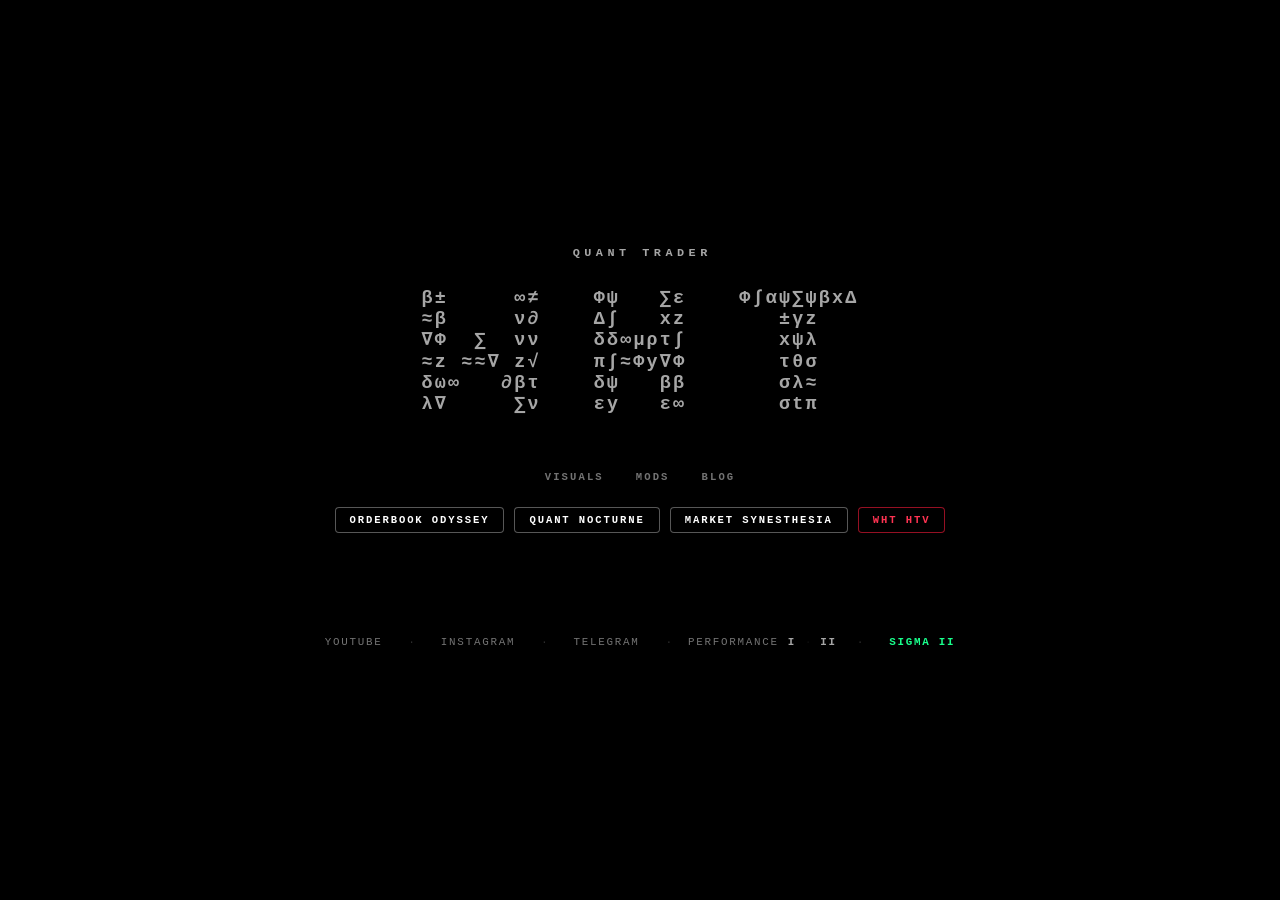
<file: index.html>
<!DOCTYPE html>
<html lang="es">
<head>
  <meta charset="UTF-8" />
  <meta name="viewport" content="width=device-width, initial-scale=1.0" />
  <title>WHT · QUANT TRADER</title>
  <link rel="icon" type="image/png" href="assets/icon48.png" />
  <link rel="stylesheet" href="assets/theme.css" />
  <style>
    html, body {
      min-height: 100%;
      display: flex;
      flex-direction: column;
      align-items: center;
      justify-content: center;
      gap: 28px;
      padding: 36px 20px;
      user-select: none;
      overflow-x: hidden;
    }

    .brand-container {
      display: flex;
      flex-direction: column;
      align-items: center;
      justify-content: center;
      gap: 22px;
      max-width: 100%;
      text-decoration: none;
      cursor: pointer;
    }

    /* WHT en bloque ASCII de fórmulas matemáticas mutando */
    #whtAscii {
      font-family: var(--font-main);
      font-size: clamp(0.52rem, 3.3vw, 1.15rem);
      font-weight: 700;
      line-height: 1.15;
      letter-spacing: clamp(0.02em, 0.32vw, 0.12em);
      color: var(--text-muted);
      white-space: pre;
      text-align: center;
      display: inline-block;
      max-width: 100%;
    }

    /* QUANT TRADER: Texto sólido, fijo, sin animación */
    .brand-sub {
      font-size: 0.74rem;
      font-weight: 700;
      letter-spacing: 0.38em;
      padding-left: 0.38em;
      color: var(--text-muted);
      text-transform: uppercase;
      text-align: center;
      margin-bottom: 6px;
    }

    .section-label {
      font-size: 0.62rem;
      font-weight: 700;
      letter-spacing: 0.28em;
      padding-left: 0.28em;
      color: var(--text-dim);
      text-transform: uppercase;
      text-align: center;
      margin-bottom: 10px;
    }

    .catalog-wrap {
      width: 100%;
      max-width: 720px;
      display: flex;
      flex-direction: column;
      align-items: center;
      gap: 18px;
      margin-top: 22px;
    }

    .filter-bar {
      display: flex;
      align-items: center;
      justify-content: center;
      flex-wrap: wrap;
      gap: 8px;
    }

    .filter-btn {
      background: transparent;
      border: 1px solid transparent;
      color: var(--text-dim);
      font-family: var(--font-main);
      font-size: 0.66rem;
      font-weight: 700;
      letter-spacing: 0.2em;
      text-transform: uppercase;
      padding: 5px 11px;
      border-radius: 5px;
      cursor: pointer;
      transition: all 0.18s ease;
    }

    .filter-btn:hover {
      color: var(--text);
    }

    .filter-btn.active {
      color: var(--text);
      border-color: var(--border-strong);
      background: rgba(255, 255, 255, 0.04);
    }

    /* Categoría FUND en verde */
    .filter-btn.fund-tab {
      color: rgba(25, 255, 140, 0.78);
    }
    .filter-btn.fund-tab:hover {
      color: #19ff8c;
    }
    .filter-btn.fund-tab.active {
      color: #19ff8c;
      border-color: rgba(25, 255, 140, 0.55);
      background: rgba(25, 255, 140, 0.08);
    }

    .projects-group {
      display: flex;
      gap: 10px;
      flex-wrap: wrap;
      justify-content: center;
      align-items: flex-start;
      align-content: flex-start;
      min-height: 70px;
    }

    .project-link {
      color: var(--text);
      text-decoration: none;
      font-size: 0.66rem;
      font-weight: 700;
      letter-spacing: 0.18em;
      text-transform: uppercase;
      border: 1px solid var(--border-strong);
      padding: 6px 14px;
      border-radius: 4px;
      transition: all 0.2s ease;
      background: var(--bg);
    }

    .project-link:hover {
      color: var(--bg);
      background: var(--text);
      border-color: var(--text);
    }

    /* Botón Hack Rojo */
    .project-link.htv-btn {
      color: #ff3352;
      border-color: rgba(229, 25, 55, 0.65);
    }

    .project-link.htv-btn:hover {
      color: #ffffff;
      background: var(--accent-alt);
      border-color: var(--accent-alt);
      box-shadow: 0 0 18px rgba(229, 25, 55, 0.45);
    }

    /* Botón Fund Verde */
    .project-link.fund-btn {
      color: #19ff8c;
      border-color: rgba(25, 255, 140, 0.65);
    }

    .project-link.fund-btn:hover {
      color: #000000;
      background: #19ff8c;
      border-color: #19ff8c;
      box-shadow: 0 0 18px rgba(25, 255, 140, 0.42);
    }

    .empty-cat {
      font-size: 0.68rem;
      letter-spacing: 0.18em;
      color: var(--text-dim);
      text-transform: uppercase;
      padding: 8px 0;
    }

    .social-links {
      display: flex;
      align-items: center;
      gap: 16px;
      flex-wrap: wrap;
      justify-content: center;
      margin-top: 26px;
    }

    .social-links a {
      color: var(--text-dim);
      text-decoration: none;
      font-size: 0.68rem;
      letter-spacing: 0.16em;
      text-transform: uppercase;
      padding: 5px 10px;
      border-bottom: 1px solid transparent;
      transition: all 0.2s ease;
    }

    .social-links a:hover {
      color: var(--text);
      border-bottom-color: var(--border-strong);
    }

    .perf-group {
      display: inline-flex;
      align-items: center;
      gap: 5px;
    }

    .perf-label {
      color: var(--text-dim);
      font-size: 0.68rem;
      letter-spacing: 0.16em;
      text-transform: uppercase;
    }

    .perf-group a {
      color: var(--text-muted);
      font-weight: 700;
      padding: 2px 4px;
      border-bottom: 1px solid transparent;
      transition: all 0.2s ease;
    }

    .perf-group a:hover {
      color: var(--text);
      border-bottom-color: var(--text);
    }

    .social-links a.sigma-link {
      color: #19ff8c;
      font-weight: 700;
    }

    .social-links a.sigma-link:hover {
      color: #6bffb8;
      border-bottom-color: #19ff8c;
    }

    .sep {
      color: var(--border);
      font-size: 0.65rem;
    }
  </style>
</head>
<body>

  <!-- CONTENEDOR CENTRAL: QUANT TRADER ARRIBA Y WHT MUTANDO EN GRIS ABAJO -->
  <a class="brand-container" href="index.html" title="Inicio WHT">
    <div class="brand-sub">QUANT TRADER</div>
    <pre id="whtAscii"></pre>
  </a>

  <!-- CATÁLOGO: FILTROS + PROYECTOS / ACCESOS DIRECTOS -->
  <section class="catalog-wrap" aria-label="Proyectos y categorías">
    <div id="filterBar" class="filter-bar"></div>
    <div id="projectsGroup" class="projects-group"></div>
  </section>

  <!-- ENLACES SOCIALES -->
  <div class="social-links">
    <a href="https://www.youtube.com/@whitehatrader" target="_blank" rel="noopener noreferrer">YouTube</a>
    <span class="sep">·</span>
    <a href="https://www.instagram.com/whitehatrader/" target="_blank" rel="noopener noreferrer">Instagram</a>
    <span class="sep">·</span>
    <a href="https://t.me/Whitehatrader" target="_blank" rel="noopener noreferrer">Telegram</a>
    <span class="sep">·</span>
    <span class="perf-group">
      <span class="perf-label">Performance</span>
      <a href="https://ctrader.com/es/profile/Whitehatrader" target="_blank" rel="noopener noreferrer" title="cTrader Profile I">I</a>
      <span class="sep" style="opacity:0.35">·</span>
      <a href="https://community.ctrader.com/u/MATUSWHT/" target="_blank" rel="noopener noreferrer" title="cTrader Profile II">II</a>
    </span>
    <span class="sep">·</span>
    <a class="sigma-link" href="sigma-ii/" title="Fondo de Inversión Privado WHT SIGMA II">SIGMA II</a>
  </div>

  <script src="assets/catalog.js"></script>
  <script>
    /* --- Renderizado de Destacados (por defecto) y Filtros por categoría --- */
    const filterBar = document.getElementById("filterBar");
    const projectsGroup = document.getElementById("projectsGroup");
    const categories = window.WHT_CATEGORIES || [];
    const catalog = window.WHT_CATALOG || [];
    let activeFilter = null; // null = muestra destacados al entrar

    function renderFilters() {
      filterBar.innerHTML = categories.map(cat => {
        const extra = cat.accent === "green" ? " fund-tab" : "";
        const act = cat.id === activeFilter ? " active" : "";
        return `<button class="filter-btn${extra}${act}" data-cat="${cat.id}">${cat.label}</button>`;
      }).join("");

      filterBar.querySelectorAll(".filter-btn").forEach(btn => {
        btn.addEventListener("click", () => {
          const cat = btn.dataset.cat;
          if (cat === "blog") {
            window.location.href = "blog/";
            return;
          }
          activeFilter = activeFilter === cat ? null : cat;
          renderFilters();
          renderProjects();
        });
      });
    }

    function renderProjects() {
      const list = activeFilter === null
        ? catalog.filter(p => p.featured)
        : catalog.filter(p => p.category === activeFilter);

      if (!list.length) {
        projectsGroup.innerHTML = '<div class="empty-cat">Próximamente en esta categoría</div>';
        return;
      }

      projectsGroup.innerHTML = list.map(p => {
        const cls = p.accent === "red"
          ? "project-link htv-btn"
          : p.accent === "green"
            ? "project-link fund-btn"
            : "project-link";
        return `<a class="${cls}" href="${p.path}" title="${p.summary || p.title}">${p.title}</a>`;
      }).join("");
    }

    renderFilters();
    renderProjects();

    /* --- Bloque ASCII WHT mutante --- */
    const el = document.getElementById("whtAscii");

    const MATH_SYMBOLS = [
      "∫", "∑", "∂", "√", "σ", "μ", "λ", "Δ", "∇", "π", "∞", "ρ", "α", "β",
      "θ", "γ", "ν", "τ", "Φ", "z", "x", "y", "t", "δ", "ε", "ψ", "ω", "±", "≈", "≠"
    ];

    const PATTERN = [
      "11     11    11   11    111111111",
      "11     11    11   11       111   ",
      "11  1  11    1111111       111   ",
      "11 111 11    1111111       111   ",
      "111   111    11   11       111   ",
      "11     11    11   11       111   "
    ];

    const rows = PATTERN.length;
    const cols = PATTERN[0].length;

    const currentSymbols = [];
    for (let r = 0; r < rows; r++) {
      currentSymbols[r] = [];
      for (let c = 0; c < cols; c++) {
        currentSymbols[r][c] = MATH_SYMBOLS[Math.floor(Math.random() * MATH_SYMBOLS.length)];
      }
    }

    function renderAscii() {
      let output = "";
      for (let r = 0; r < rows; r++) {
        let line = "";
        for (let c = 0; c < cols; c++) {
          if (PATTERN[r][c] === "1") {
            if (Math.random() < 0.15) {
              currentSymbols[r][c] = MATH_SYMBOLS[Math.floor(Math.random() * MATH_SYMBOLS.length)];
            }
            line += currentSymbols[r][c];
          } else {
            line += " ";
          }
        }
        output += line + (r < rows - 1 ? "\n" : "");
      }
      el.textContent = output;
    }

    setInterval(renderAscii, 55);
    renderAscii();
  </script>
</body>
</html>
</file>
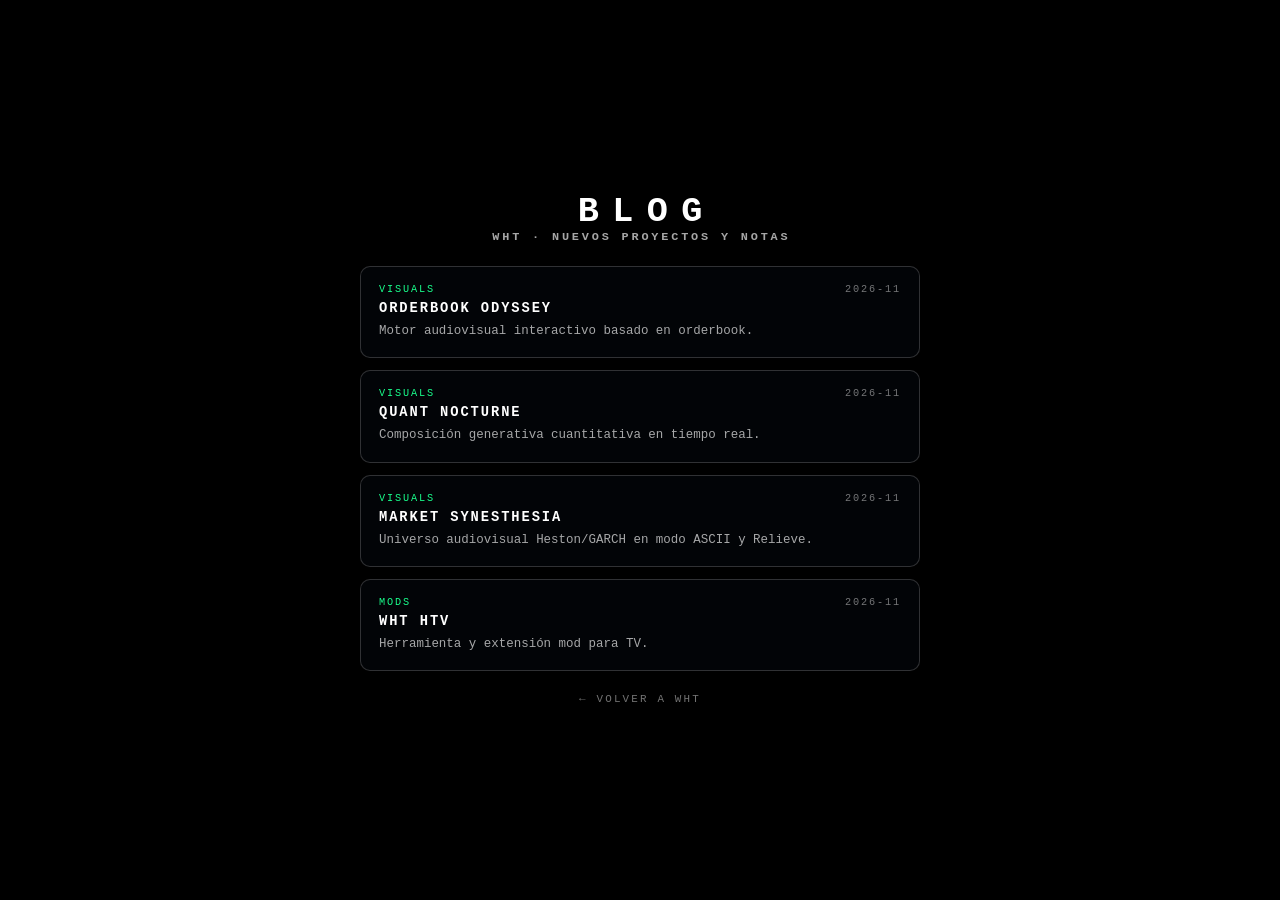
<file: blog/index.html>
<!DOCTYPE html>
<html lang="es">
<head>
  <meta charset="UTF-8" />
  <meta name="viewport" content="width=device-width, initial-scale=1.0" />
  <title>WHT · BLOG &amp; LANZAMIENTOS</title>
  <link rel="icon" type="image/png" href="../assets/icon48.png" />
  <link rel="stylesheet" href="../assets/theme.css" />
  <style>
    .post-list {
      width: 100%;
      display: flex;
      flex-direction: column;
      gap: 12px;
    }

    .post-card {
      display: block;
      background: var(--surface);
      border: 1px solid var(--border);
      border-radius: var(--radius);
      padding: 16px 18px;
      text-align: left;
      transition: border-color 0.15s ease, background 0.15s ease;
    }

    .post-card:hover {
      border-color: var(--border-strong);
      background: rgba(255, 255, 255, 0.04);
    }

    .post-meta {
      display: flex;
      justify-content: space-between;
      align-items: center;
      font-size: 0.64rem;
      letter-spacing: 0.18em;
      color: var(--text-dim);
      text-transform: uppercase;
      margin-bottom: 6px;
    }

    .post-tag {
      color: var(--accent);
    }

    .post-title {
      font-size: 0.86rem;
      font-weight: 900;
      letter-spacing: 0.14em;
      text-transform: uppercase;
      margin-bottom: 6px;
    }

    .empty-state {
      font-size: 0.74rem;
      color: var(--text-dim);
      letter-spacing: 0.12em;
      padding: 20px 0;
    }
  </style>
</head>
<body class="wht-page">
  <main class="wht-wrap">
    <header>
      <h1 class="wht-brand">BLOG</h1>
      <p class="wht-subtitle">WHT · NUEVOS PROYECTOS Y NOTAS</p>
    </header>

    <section id="blogList" class="post-list"></section>

    <a class="wht-back" href="../index.html">&larr; VOLVER A WHT</a>
  </main>

  <script src="../assets/catalog.js"></script>
  <script>
    const listEl = document.getElementById("blogList");
    const items = (window.WHT_CATALOG || [])
      .slice()
      .sort((a, b) => (b.date || "").localeCompare(a.date || ""));

    if (!items.length) {
      listEl.innerHTML = '<div class="empty-state">AÚN NO HAY ENTRADAS PUBLICADAS.</div>';
    } else {
      listEl.innerHTML = items.map(item => `
        <a class="post-card" href="../${item.path}">
          <div class="post-meta">
            <span class="post-tag">${item.category}</span>
            <span>${item.date || ""}</span>
          </div>
          <div class="post-title">${item.title}</div>
          <p class="wht-text">${item.summary || ""}</p>
        </a>
      `).join("");
    }
  </script>
</body>
</html>
</file>
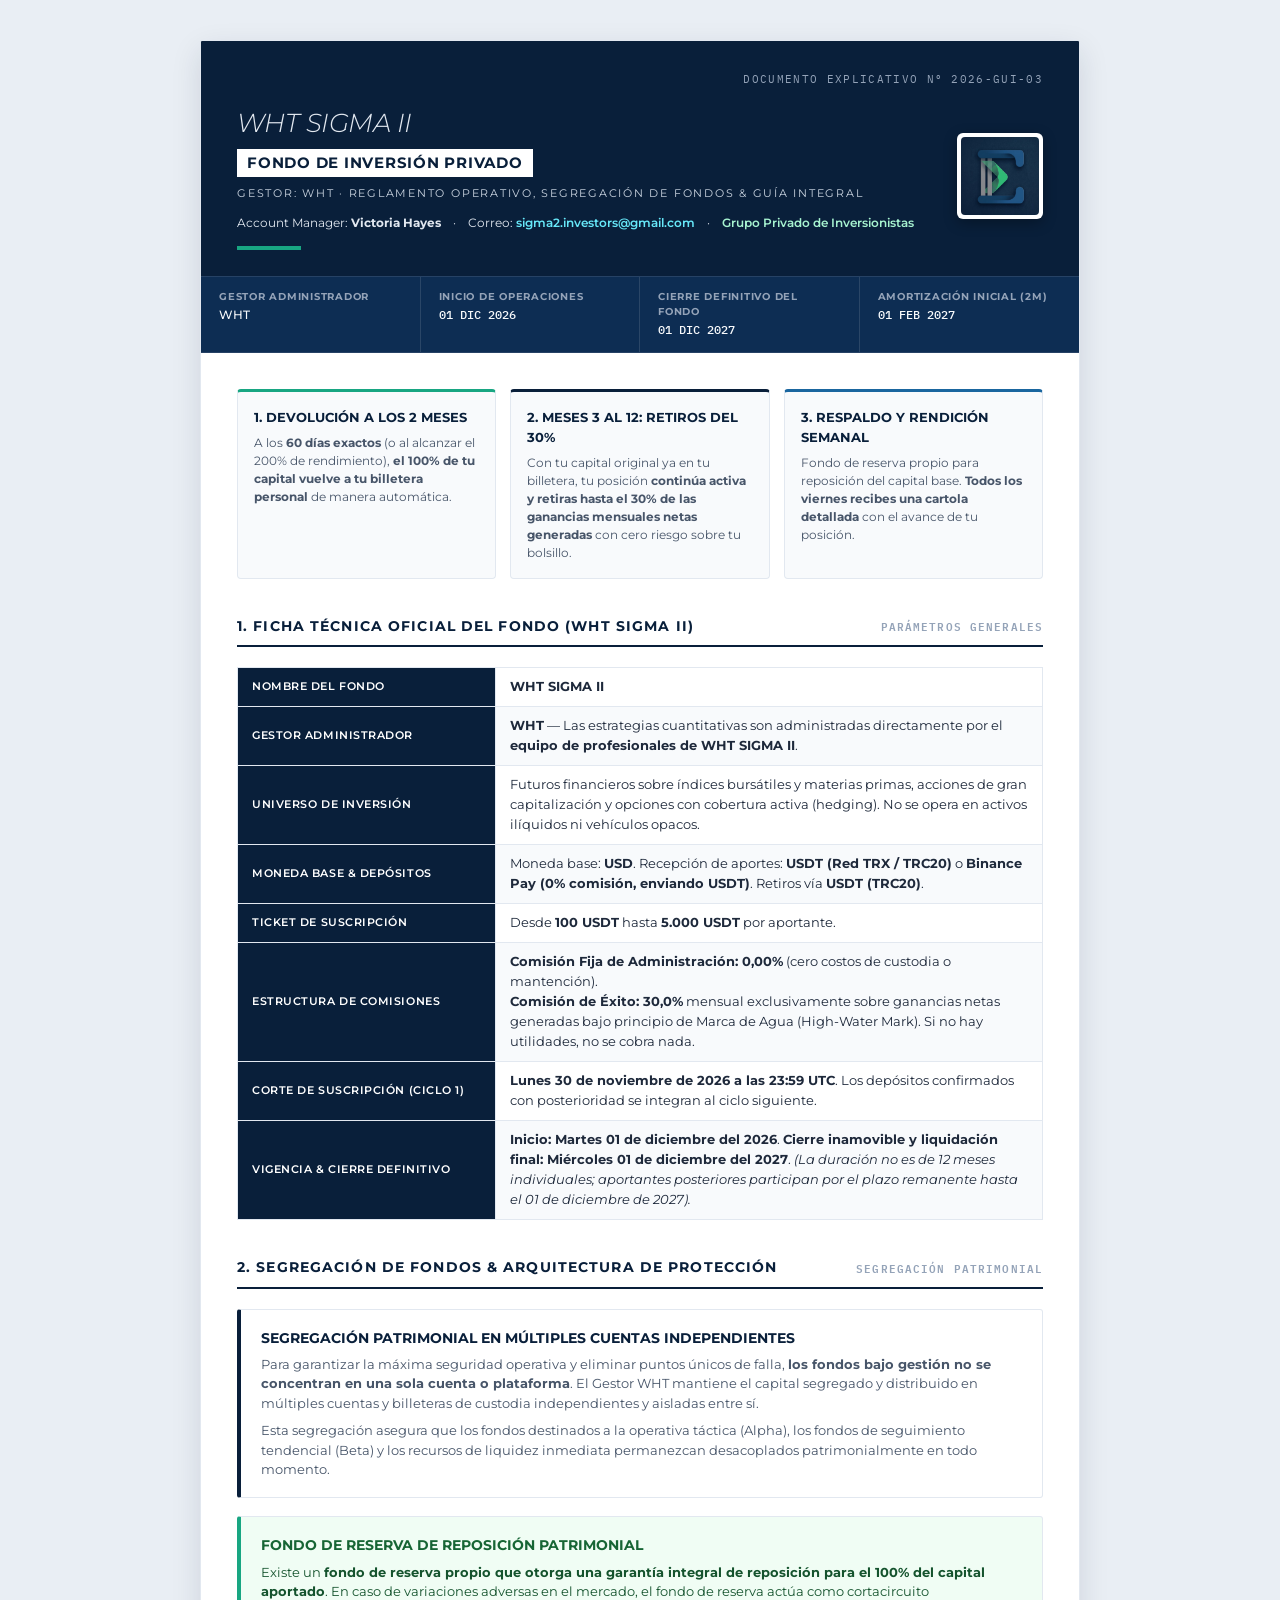
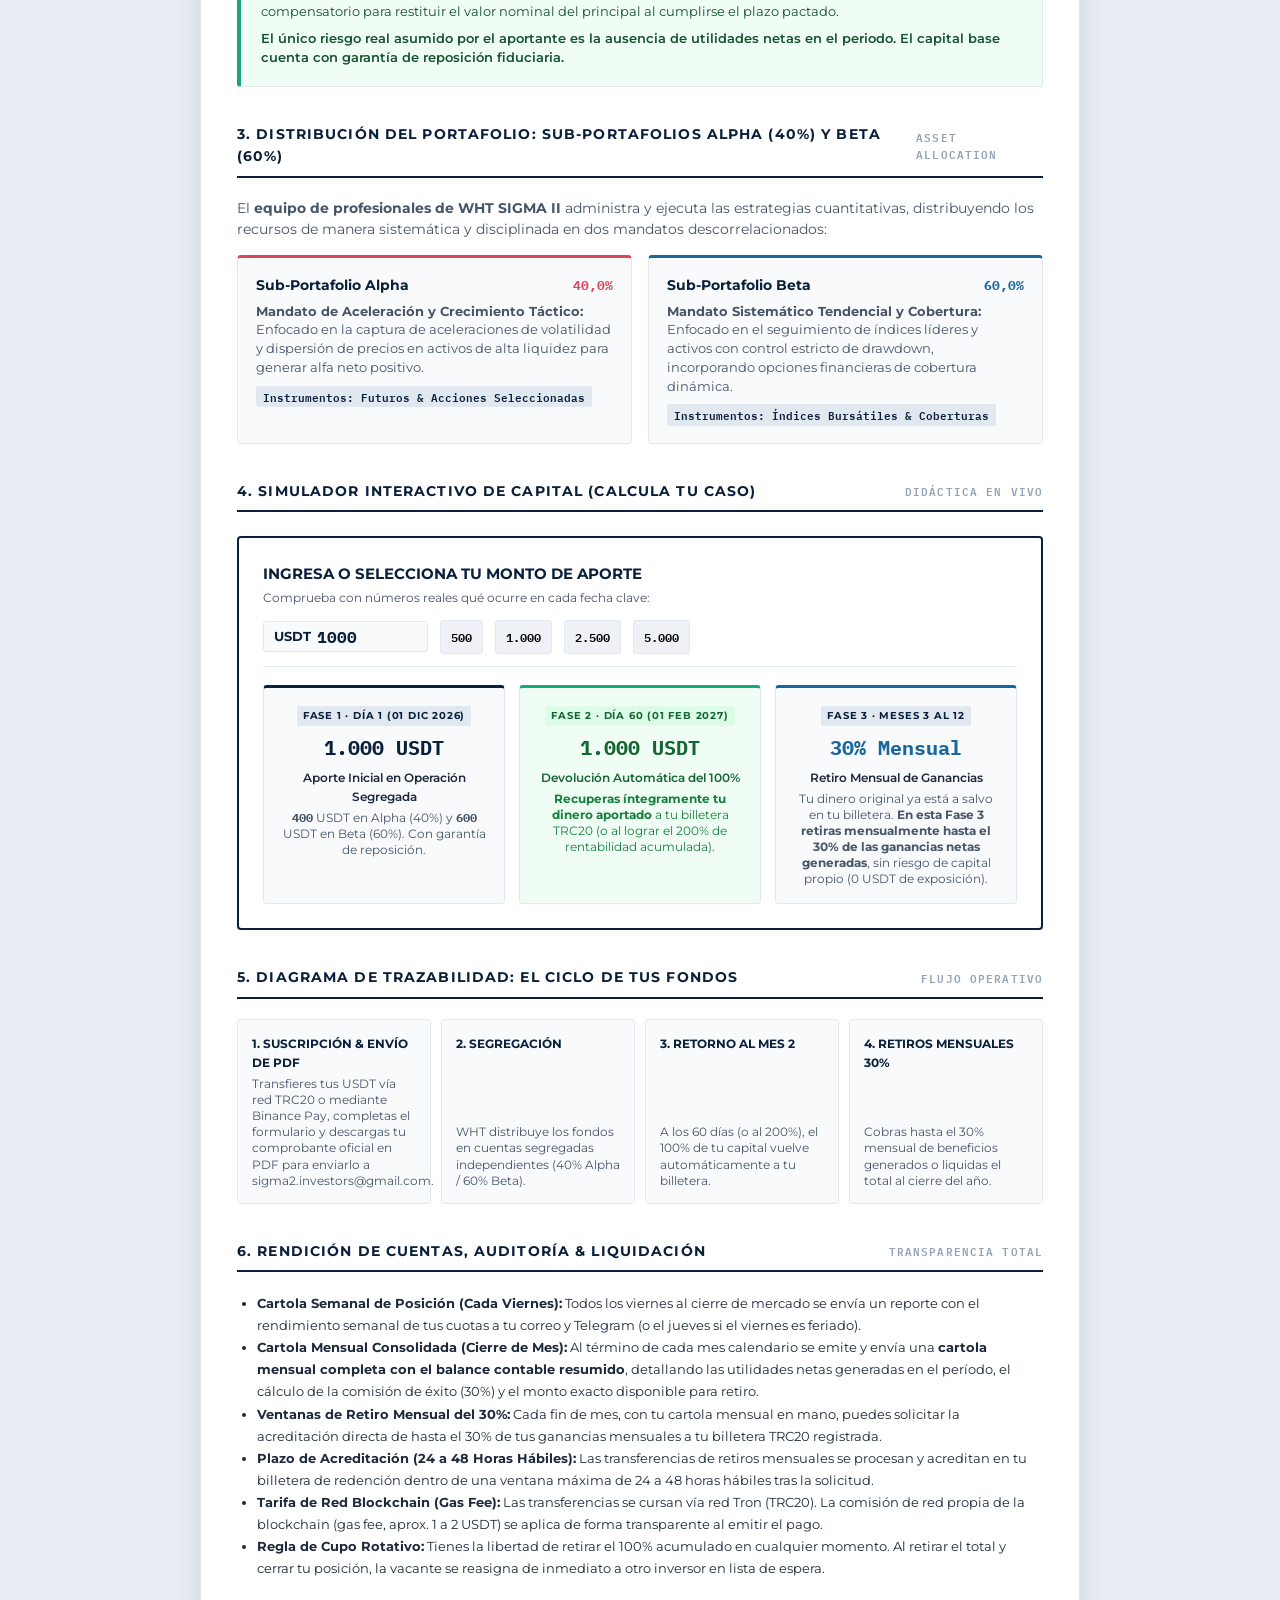
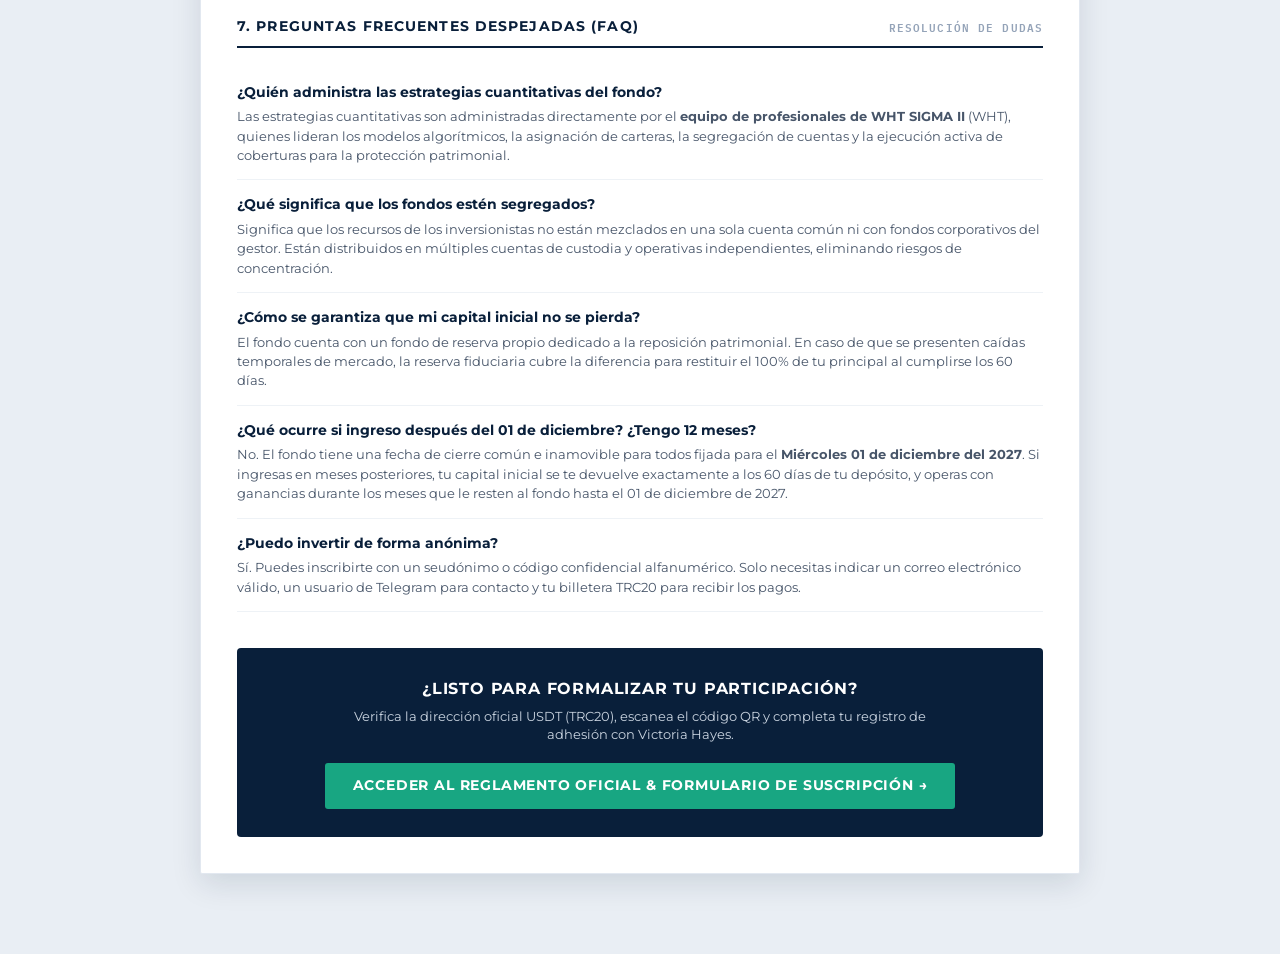
<file: sigma-ii/index.html>
<!DOCTYPE html><html lang="es"><head><meta charset="UTF-8" /><meta name="viewport" content="width=device-width, initial-scale=1.0" /><title>WHT SIGMA II — Fondo de Inversión Privado</title><meta http-equiv="refresh" content="0; url=guia_inversionista_sigma.html" /><script>window.location.replace('guia_inversionista_sigma.html');</script></head><body style="font-family: Arial, sans-serif; background: #091F3A; color: #FFFFFF; display: flex; align-items: center; justify-content: center; min-height: 100vh; margin: 0;"><div style="text-align: center; padding: 24px;"><p style="font-size: 15px; margin-bottom: 12px;">Redirigiendo a la Guía del Inversionista de <strong>WHT SIGMA II</strong>...</p><a href="guia_inversionista_sigma.html" style="color: #67E8F9; font-weight: 700;">Ingresar manualmente →</a></div></body></html>
</file>
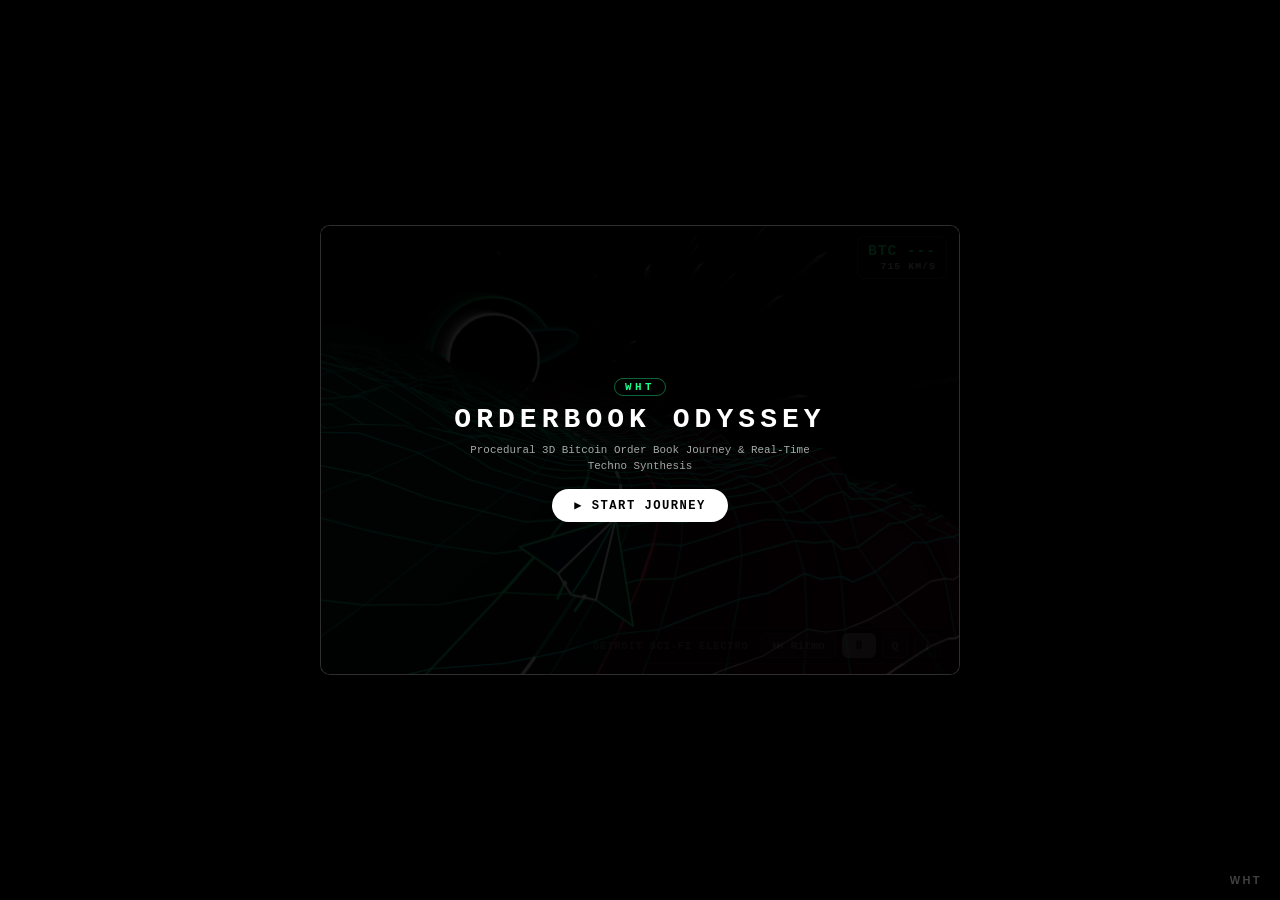
<file: orderbook-odyssey.html>
<!DOCTYPE html>
<html lang="en">
<head>
  <meta charset="UTF-8" />
  <meta name="viewport" content="width=device-width, initial-scale=1.0" />
  <title>WHT · ORDERBOOK ODYSSEY</title>
  <style>
    *{box-sizing:border-box;margin:0;padding:0}html,body{width:100%;height:100%;overflow:hidden;background:#000;color:#fff;font-family:"Courier New",Courier,monospace;user-select:none;display:flex;align-items:center;justify-content:center}#stage{position:relative;width:50vw;height:50vh;min-width:340px;min-height:240px;background:#000;border:1px solid rgba(255,255,255,.18);border-radius:10px;overflow:hidden}#stage canvas{position:absolute;inset:0;width:100%;height:100%;display:block}#telemetryHud{position:absolute;top:10px;right:12px;z-index:20;text-align:right;pointer-events:none;background:rgba(4,6,10,.68);border:1px solid rgba(255,255,255,.14);border-radius:8px;padding:6px 10px}.tele-price{font-size:.92rem;font-weight:900;letter-spacing:.06em;color:#19ff8c;font-variant-numeric:tabular-nums}.tele-sub{font-size:.62rem;font-weight:700;letter-spacing:.1em;color:rgba(255,255,255,.72);margin-top:2px;font-variant-numeric:tabular-nums}#infoModal{position:absolute;bottom:48px;right:10px;z-index:30;width:min(310px,calc(100% - 20px));background:rgba(5,7,12,.94);border:1px solid rgba(255,255,255,.24);border-radius:9px;padding:12px 14px;display:flex;flex-direction:column;gap:7px}#infoModal.hidden{display:none}.info-title{font-size:.76rem;font-weight:900;letter-spacing:.14em;color:#fff}.info-text{font-size:.66rem;line-height:1.45;color:rgba(255,255,255,.76)}.info-footer{font-size:.64rem;letter-spacing:.1em;color:rgba(255,255,255,.55);border-top:1px solid rgba(255,255,255,.12);padding-top:6px;margin-top:2px;text-transform:uppercase}.info-footer strong{color:#fff}#controlsHud{position:absolute;bottom:10px;right:10px;z-index:20;display:flex;align-items:center;gap:6px;background:rgba(5,6,10,.78);border:1px solid rgba(255,255,255,.15);border-radius:8px;padding:5px 8px;opacity:.35;transition:opacity .2s ease}#stage:hover #controlsHud{opacity:1}#rhythmName{font-size:.65rem;font-weight:900;color:rgba(255,255,255,.78);letter-spacing:.08em;padding:0 6px;white-space:nowrap}.btn{background:rgba(255,255,255,.08);color:#fff;border:1px solid rgba(255,255,255,.22);border-radius:6px;padding:5px 10px;font-size:.72rem;font-weight:700;cursor:pointer;font-family:inherit}.btn:hover{background:rgba(255,255,255,.2)}.btn.active{background:#fff;color:#000;border-color:#fff}.q-btn,.info-btn{width:26px;padding:5px 0;text-align:center}.info-btn{font-style:italic;font-family:Georgia,serif;font-weight:900}#startOverlay{position:absolute;inset:0;z-index:50;background:rgba(0,0,0,.9);display:flex;flex-direction:column;align-items:center;justify-content:center;gap:8px;padding:18px;text-align:center;cursor:pointer;transition:opacity .3s ease}#startOverlay.hidden{opacity:0;pointer-events:none}.start-brand{font-size:.68rem;font-weight:900;letter-spacing:.32em;color:#19ff8c;border:1px solid rgba(25,255,140,.4);padding:2px 10px;border-radius:999px}.start-title{font-size:clamp(1.15rem,2.6vw,1.75rem);font-weight:900;letter-spacing:.18em;color:#fff}.start-sub{font-size:.68rem;color:rgba(255,255,255,.65);max-width:340px;line-height:1.45;margin-bottom:6px}.start-cta{padding:9px 22px;border-radius:999px;background:#fff;color:#000;font-weight:900;font-size:.76rem;letter-spacing:.12em;text-transform:uppercase}#brand-wht{position:fixed;bottom:14px;right:18px;font-size:11px;font-weight:700;letter-spacing:.22em;color:rgba(255,255,255,.25);z-index:9999;user-select:none;text-decoration:none;cursor:pointer;transition:color .2s ease,opacity .2s ease;font-family:-apple-system,BlinkMacSystemFont,"Segoe UI",Inter,Roboto,sans-serif}#brand-wht:hover{color:rgba(255,255,255,.85)}
  </style>
</head>
<body oncontextmenu="return false">
  <div id="stage">
    <canvas id="bgGlCanvas"></canvas>
    <canvas id="fg2dCanvas"></canvas>
    <div id="telemetryHud">
      <div class="tele-price" id="telePrice">BTC ---</div>
      <div class="tele-sub" id="teleSpeed">0 KM/S</div>
    </div>
    <div id="infoModal" class="hidden">
      <div class="info-title">WHT · ORDERBOOK ODYSSEY</div>
      <p class="info-text">A 100% procedural audiovisual journey sculpted in real time by the live <strong>Bitcoin (BTCUSDT) Order Book</strong> and trade flow.</p>
      <p class="info-text">Every canyon ridge, 360° tunnel, asteroid field, curve, and synth frequency is mathematically synthesized on the fly from live market depth, momentum, and volatility — zero pre-recorded audio or 3D assets.</p>
      <div class="info-footer">Created by <strong>WHT</strong></div>
    </div>
    <div id="controlsHud">
      <span id="rhythmName">SCHRANZ WAREHOUSE</span>
      <button id="remixBtn" class="btn" title="Next rhythm">⏭ Ritmo</button>
      <button id="playBtn" class="btn active" title="Play / Pause">⏸</button>
      <button id="lowGfxBtn" class="btn q-btn" title="Quality: High / Low Graphic">Q</button>
      <button id="infoBtn" class="btn info-btn" title="About this project">i</button>
    </div>
    <div id="startOverlay">
      <div class="start-brand">WHT</div>
      <div class="start-title">ORDERBOOK ODYSSEY</div>
      <div class="start-sub">Procedural 3D Bitcoin Order Book Journey &amp; Real-Time Techno Synthesis</div>
      <div class="start-cta">▶ Start Journey</div>
    </div>
  </div>
  <a id="brand-wht" href="index.html" title="Volver a WHT">WHT</a>
  <script src="odyssey.min.js"></script>
</body>
</html>
</file>
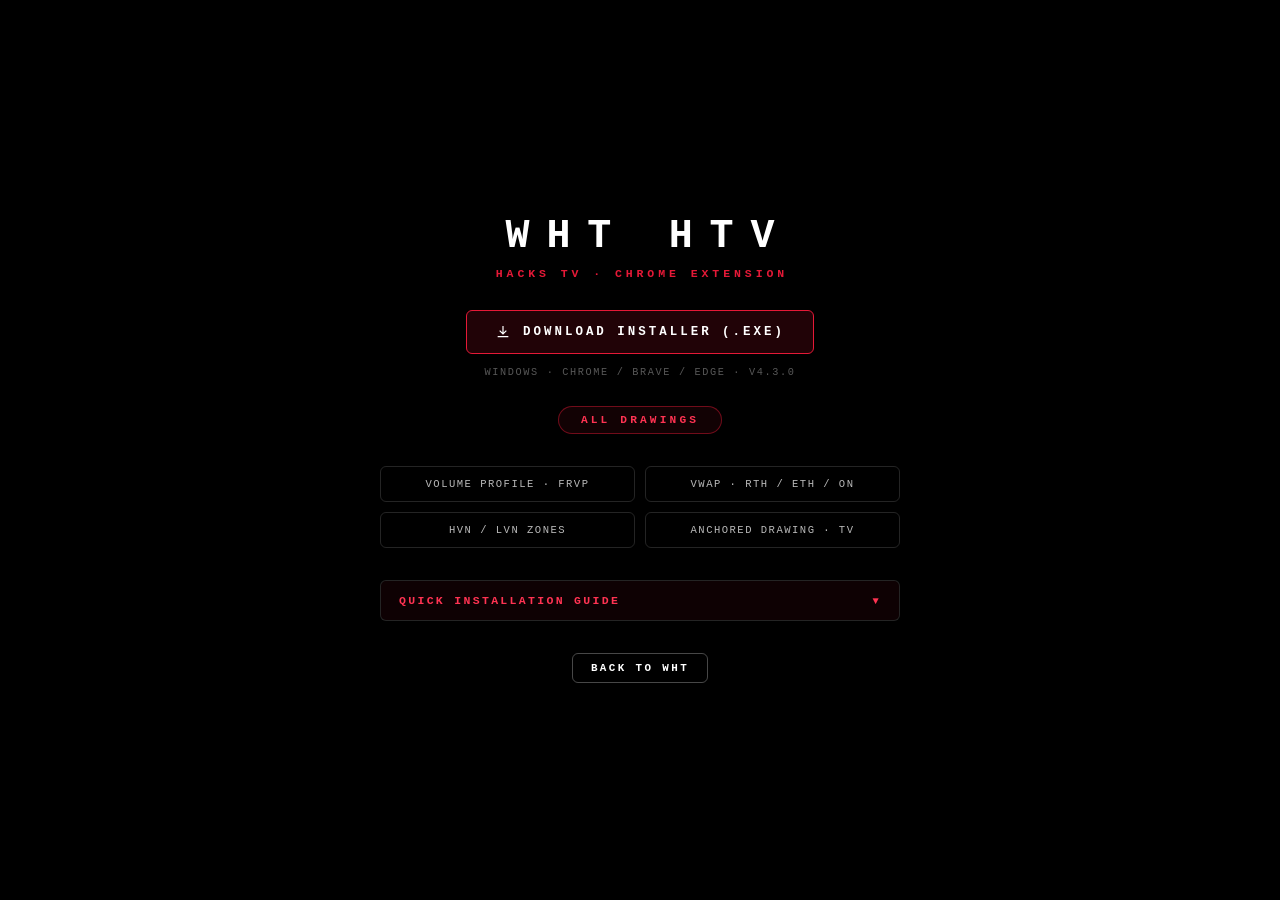
<file: wht-htv.html>
<!DOCTYPE html>
<html lang="es">

<head>
  <meta charset="UTF-8" />
  <meta name="viewport" content="width=device-width, initial-scale=1.0" />
  <title>WHT HTV · HACKS TV</title>
  <link rel="icon" type="image/png" href="icon48.png" />
  <style>
    * {
      box-sizing: border-box;
      margin: 0;
      padding: 0;
    }

    html,
    body {
      width: 100%;
      min-height: 100%;
      background: #000000;
      color: #ffffff;
      font-family: "Courier New", Courier, monospace;
      display: flex;
      flex-direction: column;
      align-items: center;
      justify-content: center;
      padding: 40px 20px;
      user-select: none;
    }

    .wrap {
      width: 100%;
      max-width: 520px;
      display: flex;
      flex-direction: column;
      align-items: center;
      text-align: center;
      gap: 26px;
    }

    .brand-group {
      display: flex;
      flex-direction: column;
      align-items: center;
      gap: 10px;
    }

    .brand {
      font-size: 2.5rem;
      font-weight: 900;
      letter-spacing: 0.42em;
      padding-left: 0.42em;
      line-height: 1;
    }

    .subtitle {
      font-size: 0.72rem;
      font-weight: 700;
      letter-spacing: 0.34em;
      padding-left: 0.34em;
      color: #e51937;
      text-transform: uppercase;
    }

    .desc {
      font-size: 0.74rem;
      line-height: 1.75;
      letter-spacing: 0.08em;
      color: rgba(255, 255, 255, 0.56);
      max-width: 420px;
    }

    .actions {
      display: flex;
      flex-direction: column;
      align-items: center;
      gap: 12px;
      width: 100%;
      margin-top: 4px;
    }

    .chrome-btn {
      display: inline-flex;
      align-items: center;
      justify-content: center;
      gap: 12px;
      color: #ffffff;
      background: rgba(229, 25, 55, 0.14);
      text-decoration: none;
      font-family: inherit;
      font-size: 0.78rem;
      font-weight: 700;
      letter-spacing: 0.24em;
      text-transform: uppercase;
      border: 1px solid #e51937;
      padding: 13px 28px;
      border-radius: 6px;
      cursor: pointer;
      transition: all 0.2s ease;
    }

    .chrome-btn:hover {
      color: #ffffff;
      background: #e51937;
      box-shadow: 0 0 22px rgba(229, 25, 55, 0.4);
    }

    .chrome-btn svg {
      width: 16px;
      height: 16px;
      stroke: currentColor;
      fill: none;
      stroke-width: 1.8;
      flex-shrink: 0;
    }

    .meta-note {
      font-size: 0.64rem;
      letter-spacing: 0.16em;
      text-transform: uppercase;
      color: rgba(255, 255, 255, 0.34);
    }

    .features {
      width: 100%;
      display: grid;
      grid-template-columns: repeat(2, 1fr);
      gap: 10px;
      margin-top: 6px;
    }

    .feat {
      border: 1px solid rgba(255, 255, 255, 0.14);
      border-radius: 6px;
      padding: 11px 12px;
      font-size: 0.66rem;
      letter-spacing: 0.14em;
      text-transform: uppercase;
      color: rgba(255, 255, 255, 0.72);
      transition: border-color 0.2s ease;
    }

    .feat:hover {
      border-color: rgba(229, 25, 55, 0.55);
    }

    .drawings-badge {
      font-size: 0.7rem;
      font-weight: 700;
      letter-spacing: 0.28em;
      text-transform: uppercase;
      color: #ff3352;
      border: 1px solid rgba(229, 25, 55, 0.45);
      background: rgba(229, 25, 55, 0.08);
      padding: 7px 22px;
      border-radius: 20px;
      margin-top: 2px;
      transition: all 0.2s ease;
      display: inline-block;
    }

    .drawings-badge:hover {
      border-color: #ff3352;
      box-shadow: 0 0 14px rgba(229, 25, 55, 0.35);
    }

    .guide-details {
      width: 100%;
      border: 1px solid rgba(255, 255, 255, 0.14);
      border-radius: 6px;
      overflow: hidden;
      margin-top: 6px;
      background: rgba(0, 0, 0, 0.4);
      transition: border-color 0.2s ease;
    }

    .guide-details[open] {
      border-color: rgba(229, 25, 55, 0.45);
    }

    .guide-summary {
      list-style: none;
      display: flex;
      align-items: center;
      justify-content: space-between;
      padding: 13px 18px;
      cursor: pointer;
      user-select: none;
      font-size: 0.72rem;
      font-weight: 700;
      letter-spacing: 0.2em;
      text-transform: uppercase;
      color: #ff3352;
      background: rgba(229, 25, 55, 0.06);
      transition: all 0.2s ease;
    }

    .guide-summary::-webkit-details-marker {
      display: none;
    }

    .guide-summary:hover {
      background: rgba(229, 25, 55, 0.14);
      color: #ffffff;
    }

    .summary-arrow {
      font-size: 0.65rem;
      transition: transform 0.25s ease;
    }

    .guide-details[open] .summary-arrow {
      transform: rotate(180deg);
    }

    .guide-content {
      padding: 18px 16px;
      display: flex;
      flex-direction: column;
      gap: 12px;
      text-align: left;
      border-top: 1px solid rgba(255, 255, 255, 0.08);
    }

    .guide-step {
      font-size: 0.7rem;
      line-height: 1.65;
      letter-spacing: 0.06em;
      color: rgba(255, 255, 255, 0.78);
    }

    .guide-step b {
      color: #ffffff;
    }

    .guide-step code {
      color: #ff4762;
      background: rgba(229, 25, 55, 0.14);
      padding: 2px 6px;
      border-radius: 4px;
      font-family: inherit;
    }

    .guide-img {
      width: 100%;
      border-radius: 5px;
      border: 1px solid rgba(229, 25, 55, 0.35);
      display: block;
      cursor: zoom-in;
      transition: border-color 0.2s ease;
    }

    .guide-img:hover {
      border-color: #e51937;
    }

    .lightbox {
      position: fixed;
      inset: 0;
      background: rgba(0, 0, 0, 0.92);
      display: none;
      align-items: center;
      justify-content: center;
      padding: 24px;
      z-index: 9999;
      cursor: zoom-out;
    }

    .lightbox.open {
      display: flex;
    }

    .lightbox img {
      max-width: 94vw;
      max-height: 90vh;
      border-radius: 6px;
      border: 1px solid #e51937;
    }

    .guide-done {
      font-size: 0.7rem;
      font-weight: 700;
      letter-spacing: 0.1em;
      color: #ffffff;
      text-align: center;
      border-top: 1px solid rgba(255, 255, 255, 0.12);
      padding-top: 10px;
    }

    .back-link {
      color: #ffffff;
      text-decoration: none;
      font-size: 0.68rem;
      font-weight: 700;
      letter-spacing: 0.22em;
      text-transform: uppercase;
      border: 1px solid rgba(255, 255, 255, 0.28);
      padding: 8px 18px;
      border-radius: 6px;
      margin-top: 6px;
      transition: all 0.2s ease;
    }

    .back-link:hover {
      color: #000000;
      background: #ffffff;
      border-color: #ffffff;
    }

    .social-links {
      display: flex;
      align-items: center;
      gap: 16px;
      flex-wrap: wrap;
      justify-content: center;
      margin-top: 4px;
    }

    .social-links a {
      color: rgba(255, 255, 255, 0.48);
      text-decoration: none;
      font-size: 0.68rem;
      letter-spacing: 0.16em;
      text-transform: uppercase;
      padding: 5px 10px;
      border-bottom: 1px solid transparent;
      transition: all 0.2s ease;
    }

    .social-links a:hover {
      color: #ffffff;
      border-bottom-color: rgba(255, 255, 255, 0.6);
    }

    .perf-group {
      display: inline-flex;
      align-items: center;
      gap: 5px;
    }

    .perf-label {
      color: rgba(255, 255, 255, 0.48);
      font-size: 0.68rem;
      letter-spacing: 0.16em;
      text-transform: uppercase;
    }

    .perf-group a {
      color: rgba(255, 255, 255, 0.75);
      font-weight: 700;
      padding: 2px 4px;
      border-bottom: 1px solid transparent;
      transition: all 0.2s ease;
    }

    .perf-group a:hover {
      color: #ffffff;
      border-bottom-color: #ffffff;
    }

    .sep {
      color: rgba(255, 255, 255, 0.2);
      font-size: 0.65rem;
    }

    @media (max-width: 480px) {
      .brand {
        font-size: 2rem;
      }

      .features {
        grid-template-columns: 1fr;
      }
    }
  </style>
</head>

<body>
  <main class="wrap">
    <div class="brand-group">
      <div class="brand">WHT HTV</div>
      <div class="subtitle">HACKS TV · CHROME EXTENSION</div>
    </div>

    <div class="actions">
      <a id="chrome-install-btn" class="chrome-btn" href="WHT-HTV.exe" download="WHT-HTV.exe">
        <svg viewBox="0 0 24 24" aria-hidden="true">
          <path d="M12 3v12M7 10l5 5 5-5M4 19h16" />
        </svg>
        <span>Descargar Instalador (.exe)</span>
      </a>
      <div class="meta-note">Windows · Chrome / Brave / Edge · v4.3.0</div>
    </div>

    <div id="drawingsBadge" class="drawings-badge">ALL DRAWINGS</div>

    <div class="features">
      <div class="feat">Volume Profile · FRVP</div>
      <div class="feat">VWAP · RTH / ETH / ON</div>
      <div class="feat" id="featZonas">Zonas HVN / LVN</div>
      <div class="feat" id="featDibujo">Dibujo Anclado · TV</div>
    </div>

    <details class="guide-details" id="guideDetails">
      <summary class="guide-summary">
        <span id="guideSummaryText">Guía de instalación rápida</span>
        <span class="summary-arrow">▼</span>
      </summary>
      <div class="guide-content">
        <div class="guide-step" id="step1"><b>1.</b> Ejecuta el instalador, elige donde guardar la carpeta y haz clic en
          <b>Descomprimir</b>.
        </div>
        <div class="guide-step" id="step2"><b>2.</b> Abre Chrome y entra a <code>chrome://extensions/</code></div>
        <img id="guide-thumb" class="guide-img" src="chrome-guide.png" alt="Guia chrome://extensions/"
          title="Clic para agrandar" />
        <div class="guide-step" id="step3"><b>3.</b> Activa <b>Modo de desarrollador</b> (arriba a la derecha), haz clic
          en <b>Cargar extensión sin empaquetar</b> y selecciona la carpeta descomprimida.</div>
        <div class="guide-done" id="step4">4. Actualiza la página de TradingView (F5) y listo.</div>
      </div>
    </details>

    <a class="back-link" href="index.html">Volver a WHT</a>
  </main>

  <div id="lightbox" class="lightbox" aria-hidden="true">
    <img src="chrome-guide.png" alt="Guia chrome://extensions/ ampliada" />
  </div>
  <script>
    // Detección automática de idioma del navegador / computador
    const userLang = (navigator.language || navigator.userLanguage || "es").toLowerCase();
    const isEs = userLang.startsWith("es");

    const badge = document.getElementById("drawingsBadge");
    if (badge) {
      badge.textContent = isEs ? "TODOS LOS DIBUJOS" : "ALL DRAWINGS";
    }

    const summaryText = document.getElementById("guideSummaryText");
    if (summaryText) {
      summaryText.textContent = isEs ? "Guía de instalación rápida" : "Quick installation guide";
    }

    const btnSpan = document.querySelector("#chrome-install-btn span");
    if (btnSpan && !isEs) {
      btnSpan.textContent = "Download Installer (.exe)";
    }

    const backLink = document.querySelector(".back-link");
    if (backLink && !isEs) {
      backLink.textContent = "Back to WHT";
    }

    if (!isEs) {
      const featZonas = document.getElementById("featZonas");
      if (featZonas) featZonas.textContent = "HVN / LVN Zones";
      const featDibujo = document.getElementById("featDibujo");
      if (featDibujo) featDibujo.textContent = "Anchored Drawing · TV";
      const step1 = document.getElementById("step1");
      if (step1) step1.innerHTML = "<b>1.</b> Run the installer, choose where to save the folder and click <b>Extract</b>.";
      const step2 = document.getElementById("step2");
      if (step2) step2.innerHTML = "<b>2.</b> Open Chrome and go to <code>chrome://extensions/</code>";
      const step3 = document.getElementById("step3");
      if (step3) step3.innerHTML = "<b>3.</b> Turn on <b>Developer mode</b> (top right), click <b>Load unpacked</b> and select the extracted folder.";
      const step4 = document.getElementById("step4");
      if (step4) step4.textContent = "4. Refresh TradingView (F5) and done.";
    }

    // Lightbox modal para ampliar captura
    const thumb = document.getElementById("guide-thumb");
    const lb = document.getElementById("lightbox");
    if (thumb && lb) {
      thumb.addEventListener("click", () => lb.classList.add("open"));
      lb.addEventListener("click", () => lb.classList.remove("open"));
      window.addEventListener("keydown", (e) => { if (e.key === "Escape") lb.classList.remove("open"); });
    }
  </script>
</body>

</html>
</file>
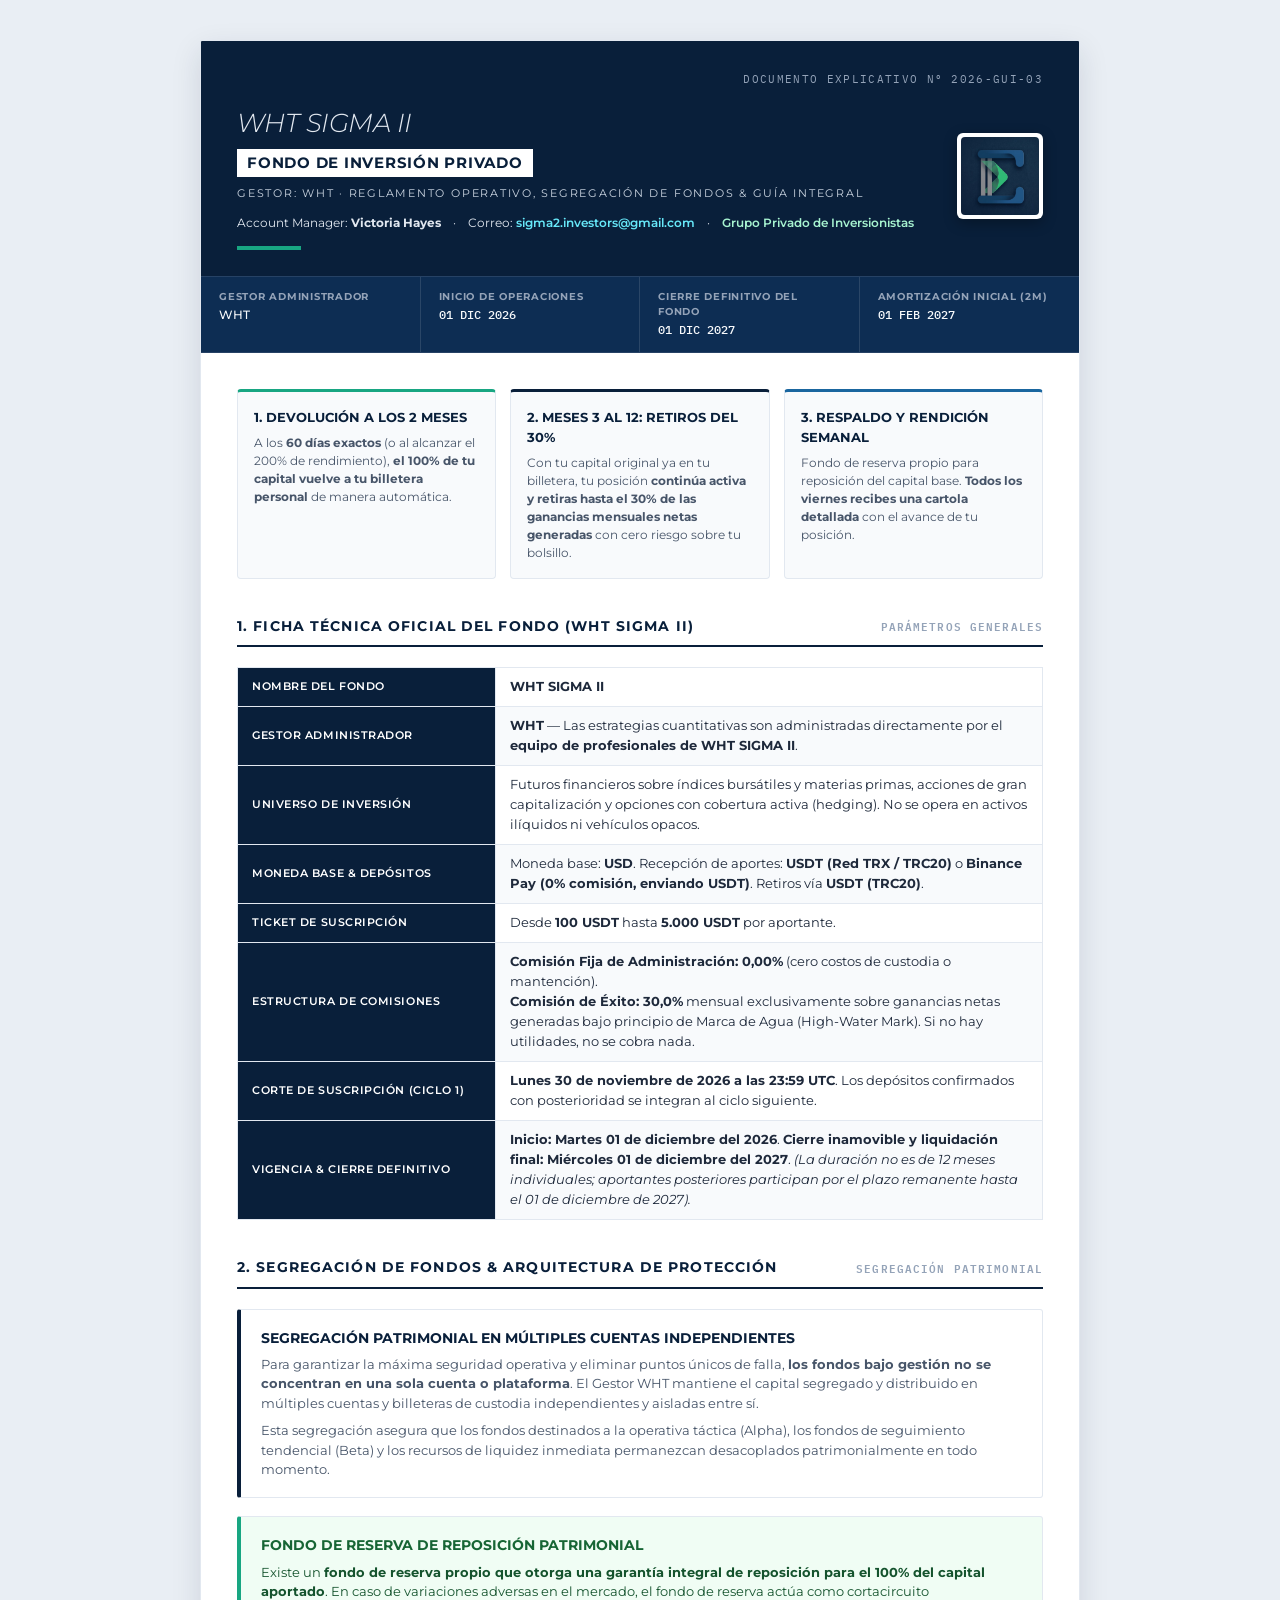
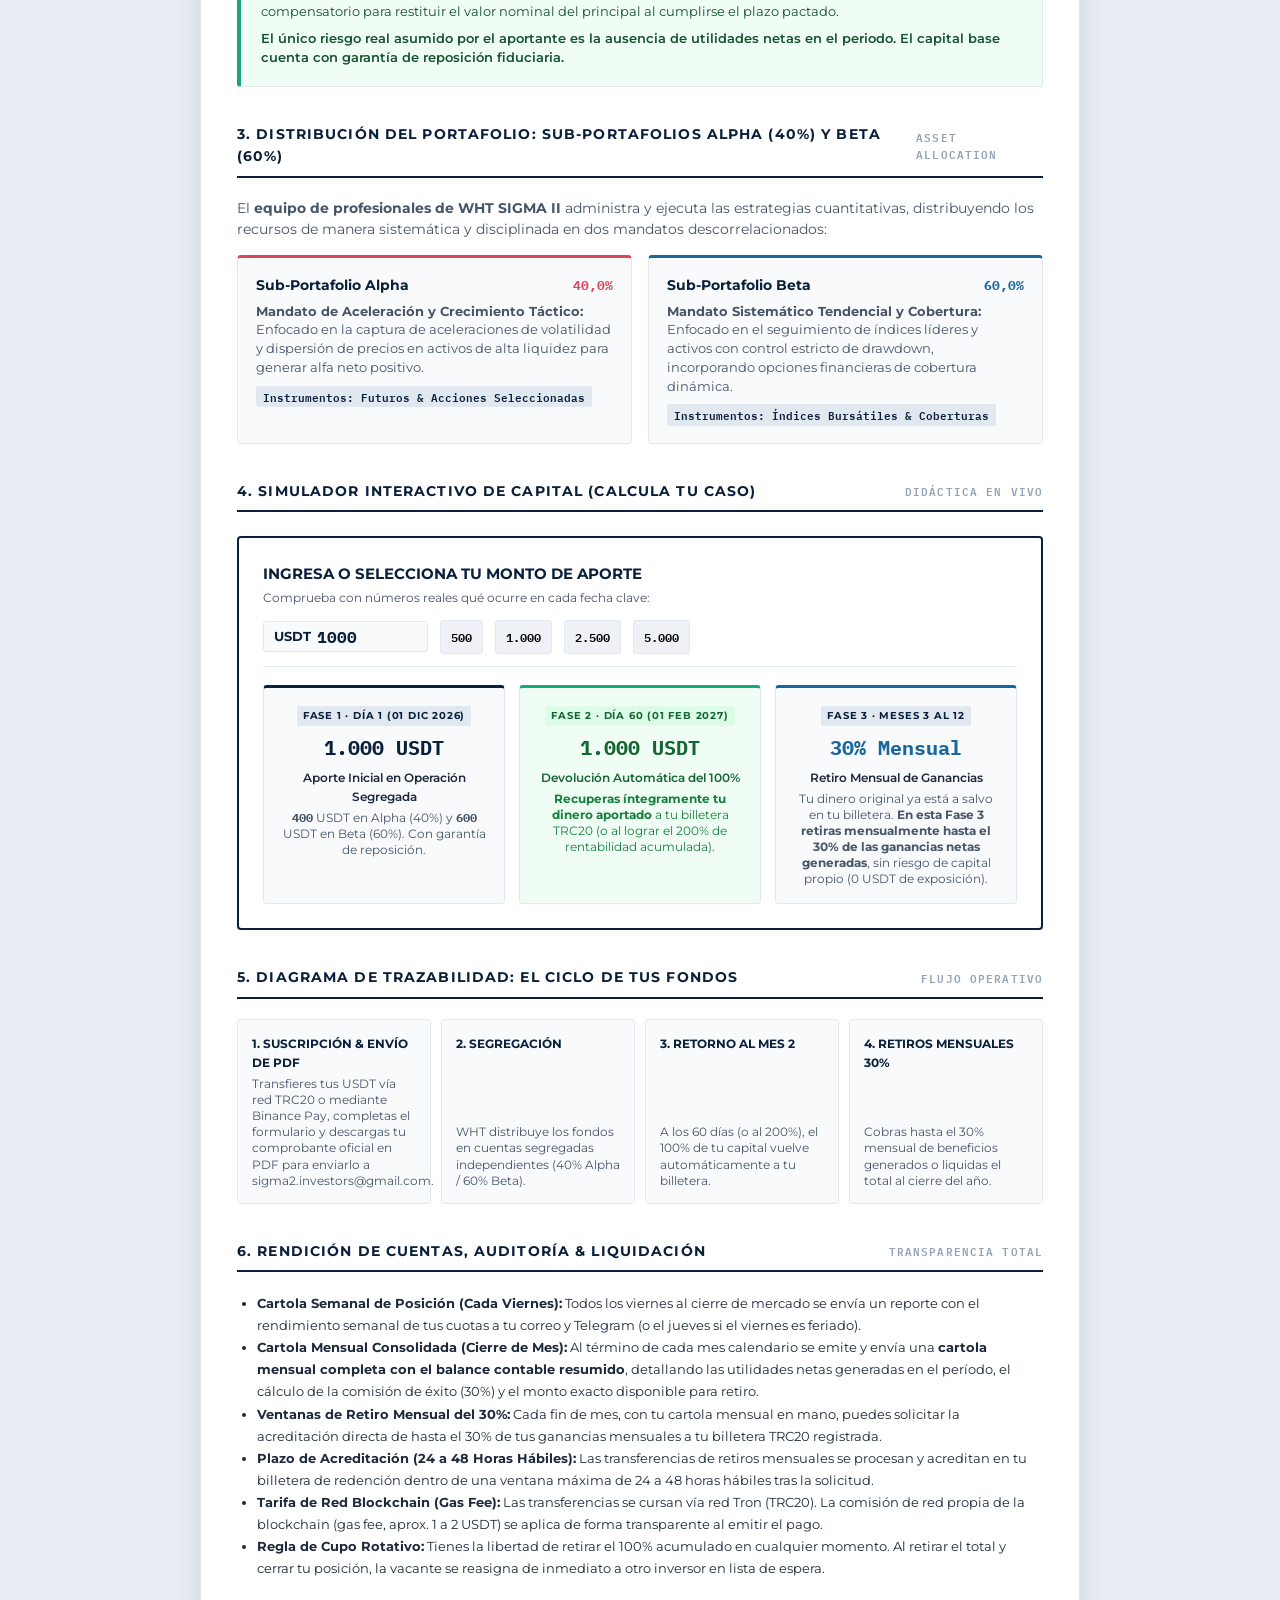
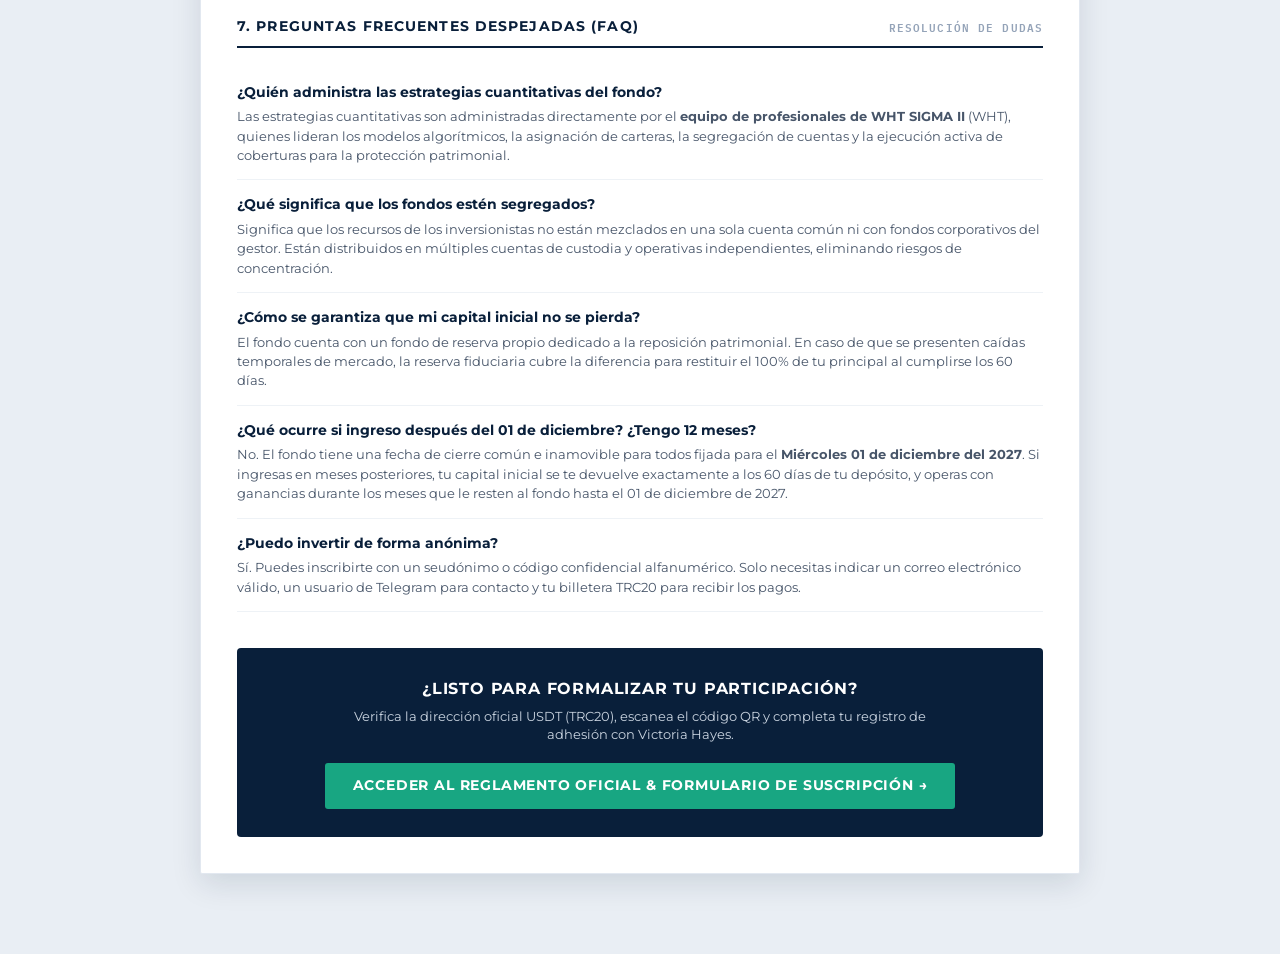
<file: sigma-ii/guia_inversionista_sigma.html>
<!DOCTYPE html> <html lang="es"> <head> <meta charset="UTF-8" /> <meta name="viewport" content="width=device-width, initial-scale=1.0" /> <title>WHT SIGMA II — Documento Integral & Guía Didáctica del Inversionista</title> <link rel="preconnect" href="https://fonts.googleapis.com"> <link rel="preconnect" href="https://fonts.gstatic.com" crossorigin> <link href="https://fonts.googleapis.com/css2?family=Montserrat:ital,wght@0,300;0,400;0,500;0,600;0,700;0,800;1,400&family=IBM+Plex+Mono:wght@400;500;600;700&display=swap" rel="stylesheet"> <style> :root { --navy-900: #091F3A; --navy-800: #0D2D53; --navy-700: #143D6E; --risk-alpha: #D84A5A;    --risk-beta:  #1A669F;    --teal-accent: #18A682;   --body-bg: #E9EEF4; --paper-bg: #FFFFFF; --slate-50: #F8FAFC; --slate-100: #EEF2F6; --slate-200: #E2E8F0; --slate-400: #94A3B8; --slate-600: #475569; --slate-800: #1E293B; } *, *::before, *::after { box-sizing: border-box; margin: 0; padding: 0; } body { font-family: 'Montserrat', sans-serif; background-color: var(--body-bg); color: var(--slate-800); line-height: 1.6; padding: 40px 16px 80px 16px; font-size: 13.5px; } .num-mono { font-family: 'IBM Plex Mono', monospace; font-variant-numeric: tabular-nums; } .sheet-wrapper { max-width: 880px; margin: 0 auto; background: var(--paper-bg); box-shadow: 0 10px 30px rgba(9, 31, 58, 0.12); border-radius: 2px; overflow: hidden; border: 1px solid var(--slate-200); } .top-header { background: var(--navy-900); color: #FFFFFF; padding: 30px 36px 26px 36px; position: relative; } .top-meta { display: flex; justify-content: space-between; align-items: center; margin-bottom: 14px; font-size: 11px; letter-spacing: 0.12em; text-transform: uppercase; color: var(--slate-400); flex-wrap: wrap; gap: 10px; } .header-main-row { display: flex; align-items: center; justify-content: space-between; gap: 20px; } .header-text-block { flex: 1; } .header-logo-box { flex-shrink: 0; background: #FFFFFF; padding: 4px; border-radius: 6px; box-shadow: 0 4px 14px rgba(0, 0, 0, 0.3); line-height: 0; } .header-logo-img { width: 78px; height: 78px; object-fit: cover; border-radius: 4px; display: block; } .brand-title { font-size: 26px; font-weight: 300; font-style: italic; color: #E2E8F0; letter-spacing: -0.02em; } .brand-pill { display: inline-block; background: #FFFFFF; color: var(--navy-900); font-weight: 700; font-size: 15px; padding: 2px 10px; margin-top: 5px; letter-spacing: 0.05em; text-transform: uppercase; } .fund-subtitle { margin-top: 8px; font-size: 11px; letter-spacing: 0.16em; text-transform: uppercase; color: #CBD5E1; } .contact-badge { display: flex; flex-wrap: wrap; align-items: center; gap: 12px; margin-top: 10px; font-size: 12px; color: #E2E8F0; } .contact-badge a { color: #67E8F9; text-decoration: none; font-weight: 600; } .contact-badge a:hover { text-decoration: underline; } .accent-bar { width: 64px; height: 4px; background: var(--teal-accent); margin-top: 14px; } .tech-bar { background: var(--navy-800); color: #FFFFFF; display: grid; grid-template-columns: repeat(4, 1fr); border-top: 1px solid rgba(255, 255, 255, 0.1); border-bottom: 1px solid rgba(255, 255, 255, 0.1); } .tech-cell { padding: 12px 18px; border-right: 1px solid rgba(255, 255, 255, 0.12); } .tech-cell:last-child { border-right: none; } .tech-label { font-size: 9.5px; font-weight: 700; letter-spacing: 0.08em; text-transform: uppercase; color: var(--slate-400); } .tech-value { font-size: 11.5px; font-weight: 500; margin-top: 2px; color: #F8FAFC; } .content-body { padding: 36px; } .section-heading { font-size: 14px; font-weight: 700; text-transform: uppercase; letter-spacing: 0.08em; color: var(--navy-900); padding-bottom: 8px; border-bottom: 2px solid var(--navy-900); margin-bottom: 20px; margin-top: 36px; display: flex; justify-content: space-between; align-items: center; } .section-heading:first-of-type { margin-top: 0; } .summary-grid { display: grid; grid-template-columns: repeat(3, 1fr); gap: 14px; margin-bottom: 28px; } .summary-card { background: var(--slate-50); border: 1px solid var(--slate-200); padding: 16px; border-radius: 4px; border-top: 3px solid var(--navy-900); } .summary-card:nth-child(1) { border-top-color: var(--teal-accent); } .summary-card:nth-child(2) { border-top-color: var(--navy-900); } .summary-card:nth-child(3) { border-top-color: var(--risk-beta); } .summary-card-head { font-size: 12.5px; font-weight: 700; color: var(--navy-900); margin-bottom: 6px; text-transform: uppercase; } .summary-card-body { font-size: 12px; color: var(--slate-600); line-height: 1.5; } .factsheet-table { width: 100%; border-collapse: collapse; margin: 16px 0; font-size: 12.5px; } .factsheet-table th, .factsheet-table td { border: 1px solid var(--slate-200); padding: 9px 14px; text-align: left; } .factsheet-table th { background: var(--navy-900); color: #FFFFFF; font-weight: 600; font-size: 11px; text-transform: uppercase; letter-spacing: 0.05em; width: 32%; } .factsheet-table td { background: #FFFFFF; color: var(--slate-800); } .factsheet-table tr:nth-child(even) td { background: var(--slate-50); } .alloc-grid { display: grid; grid-template-columns: 1fr 1fr; gap: 16px; margin: 14px 0 20px 0; } .alloc-card { border: 1px solid var(--slate-200); border-radius: 4px; padding: 16px 18px; background: var(--slate-50); border-top: 3px solid var(--navy-900); } .alloc-card.alpha { border-top-color: var(--risk-alpha); } .alloc-card.beta  { border-top-color: var(--risk-beta); } .alloc-header { display: flex; justify-content: space-between; align-items: baseline; margin-bottom: 6px; } .alloc-name { font-size: 14px; font-weight: 700; color: var(--navy-900); } .alloc-pct { font-family: 'IBM Plex Mono', monospace; font-weight: 700; font-size: 13px; } .alloc-pct.alpha { color: var(--risk-alpha); } .alloc-pct.beta  { color: var(--risk-beta); } .alloc-detail { font-size: 12.5px; color: var(--slate-600); line-height: 1.5; } .instrument-tag { display: inline-block; background: var(--slate-200); color: var(--navy-900); font-size: 11px; font-weight: 600; padding: 2px 7px; border-radius: 3px; margin-top: 8px; font-family: 'IBM Plex Mono', monospace; } .segregation-box { background: #FFFFFF; border: 1px solid var(--slate-200); border-left: 4px solid var(--navy-900); padding: 18px 20px; border-radius: 3px; margin: 18px 0; } .segregation-title { font-size: 13.5px; font-weight: 700; color: var(--navy-900); margin-bottom: 6px; text-transform: uppercase; } .segregation-text { font-size: 12.5px; color: var(--slate-600); line-height: 1.55; } .simulator-panel { background: #FFFFFF; border: 2px solid var(--navy-900); border-radius: 4px; padding: 24px; margin: 24px 0 32px 0; } .simulator-header { display: flex; justify-content: space-between; align-items: center; flex-wrap: wrap; gap: 12px; margin-bottom: 18px; border-bottom: 1px solid var(--slate-200); padding-bottom: 12px; } .simulator-title { font-size: 15px; font-weight: 700; color: var(--navy-900); text-transform: uppercase; } .input-row { display: flex; align-items: center; gap: 12px; flex-wrap: wrap; } .sim-input-box { display: flex; align-items: center; border: 1px solid var(--slate-200); border-radius: 3px; background: var(--slate-50); padding: 4px 10px; } .sim-input-box span { font-size: 13px; font-weight: 700; color: var(--navy-900); margin-right: 6px; } .sim-input-box input { border: none; background: transparent; font-family: 'IBM Plex Mono', monospace; font-size: 16px; font-weight: 700; color: var(--navy-900); width: 100px; outline: none; } .btn-quick { background: var(--slate-100); border: 1px solid var(--slate-200); padding: 6px 10px; font-size: 11.5px; font-weight: 600; font-family: 'IBM Plex Mono', monospace; border-radius: 3px; cursor: pointer; transition: background 0.15s; } .btn-quick:hover { background: var(--navy-900); color: #FFFFFF; } .sim-results-grid { display: grid; grid-template-columns: repeat(3, 1fr); gap: 14px; margin-top: 16px; } .sim-result-card { background: var(--slate-50); border: 1px solid var(--slate-200); padding: 16px; border-radius: 4px; text-align: center; } .sim-step-badge { display: inline-block; font-size: 10px; font-weight: 700; letter-spacing: 0.08em; text-transform: uppercase; padding: 2px 6px; border-radius: 2px; margin-bottom: 6px; background: var(--slate-200); color: var(--navy-900); } .sim-amount { font-family: 'IBM Plex Mono', monospace; font-size: 20px; font-weight: 700; color: var(--navy-900); margin-bottom: 4px; } .sim-caption { font-size: 12px; font-weight: 600; color: var(--slate-800); margin-bottom: 4px; } .sim-detail { font-size: 11.5px; color: var(--slate-600); line-height: 1.4; } .flow-diagram { display: flex; align-items: stretch; gap: 10px; margin: 20px 0; flex-wrap: wrap; } .flow-node { flex: 1; min-width: 170px; background: var(--slate-50); border: 1px solid var(--slate-200); padding: 14px; border-radius: 4px; display: flex; flex-direction: column; justify-content: space-between; } .flow-node-title { font-size: 12px; font-weight: 700; color: var(--navy-900); text-transform: uppercase; margin-bottom: 4px; } .flow-node-text { font-size: 11.5px; color: var(--slate-600); line-height: 1.4; } .faq-item { border-bottom: 1px solid var(--slate-100); padding: 14px 0; } .faq-item:last-child { border-bottom: none; } .faq-question { font-size: 13.5px; font-weight: 700; color: var(--navy-900); margin-bottom: 4px; } .faq-answer { font-size: 12.5px; color: var(--slate-600); line-height: 1.55; } .cta-panel { background: var(--navy-900); color: #FFFFFF; border-radius: 4px; padding: 28px; margin-top: 36px; text-align: center; } .cta-title { font-size: 16px; font-weight: 700; margin-bottom: 6px; text-transform: uppercase; letter-spacing: 0.05em; } .cta-desc { font-size: 12.5px; color: #CBD5E1; max-width: 580px; margin: 0 auto 18px auto; line-height: 1.5; } .btn-cta { display: inline-block; background: var(--teal-accent); color: #FFFFFF; text-decoration: none; font-weight: 700; font-size: 13.5px; text-transform: uppercase; letter-spacing: 0.06em; padding: 12px 28px; border-radius: 3px; transition: opacity 0.2s; } .btn-cta:hover { opacity: 0.9; } @media (max-width: 680px) { .top-meta { flex-direction: column; align-items: flex-start; } .header-main-row { flex-direction: column-reverse; align-items: flex-start; } .tech-bar { grid-template-columns: 1fr 1fr; } .tech-cell:nth-child(2) { border-right: none; } .summary-grid { grid-template-columns: 1fr; } .sim-results-grid { grid-template-columns: 1fr; } .alloc-grid { grid-template-columns: 1fr; } .flow-diagram { flex-direction: column; } } </style> </head> <body> <div class="sheet-wrapper"> <header class="top-header"> <div class="top-meta" style="justify-content: flex-end;"> <div class="num-mono">DOCUMENTO EXPLICATIVO Nº 2026-GUI-03</div> </div> <div class="header-main-row"> <div class="header-text-block"> <div class="brand-title">WHT SIGMA II</div> <div class="brand-pill">Fondo de Inversión Privado</div> <div class="fund-subtitle">GESTOR: WHT · REGLAMENTO OPERATIVO, SEGREGACIÓN DE FONDOS & GUÍA INTEGRAL</div> <div class="contact-badge"> <span>Account Manager: <strong>Victoria Hayes</strong></span> <span>·</span> <span>Correo: <a href="mailto:sigma2.investors@gmail.com">sigma2.investors@gmail.com</a></span> <span>·</span> <span style="color: #A7F3D0; font-weight: 600;">Grupo Privado de Inversionistas</span> </div> <div class="accent-bar"></div> </div> <div class="header-logo-box"> <img src="LOGO.jfif" alt="Logo WHT SIGMA II" class="header-logo-img"> </div> </div> </header> <div class="tech-bar"> <div class="tech-cell"> <p class="tech-label">GESTOR ADMINISTRADOR</p> <p class="tech-value">WHT</p> </div> <div class="tech-cell"> <p class="tech-label">INICIO DE OPERACIONES</p> <p class="tech-value num-mono">01 DIC 2026</p> </div> <div class="tech-cell"> <p class="tech-label">CIERRE DEFINITIVO DEL FONDO</p> <p class="tech-value num-mono">01 DIC 2027</p> </div> <div class="tech-cell"> <p class="tech-label">AMORTIZACIÓN INICIAL (2M)</p> <p class="tech-value num-mono">01 FEB 2027</p> </div> </div> <main class="content-body"> <div class="summary-grid"> <div class="summary-card"> <div class="summary-card-head">1. Devolución a los 2 Meses</div> <p class="summary-card-body"> A los <strong>60 días exactos</strong> (o al alcanzar el 200% de rendimiento), <strong>el 100% de tu capital vuelve a tu billetera personal</strong> de manera automática. </p> </div> <div class="summary-card"> <div class="summary-card-head">2. Meses 3 al 12: Retiros del 30%</div> <p class="summary-card-body"> Con tu capital original ya en tu billetera, tu posición <strong>continúa activa y retiras hasta el 30% de las ganancias mensuales netas generadas</strong> con cero riesgo sobre tu bolsillo. </p> </div> <div class="summary-card"> <div class="summary-card-head">3. Respaldo y Rendición Semanal</div> <p class="summary-card-body"> Fondo de reserva propio para reposición del capital base. <strong>Todos los viernes recibes una cartola detallada</strong> con el avance de tu posición. </p> </div> </div> <div class="section-heading"> <span>1. Ficha Técnica Oficial del Fondo (WHT SIGMA II)</span> <span class="num-mono" style="font-size: 11px; font-weight: 600; color: var(--slate-400);">PARÁMETROS GENERALES</span> </div> <table class="factsheet-table"> <tbody> <tr> <th>Nombre del Fondo</th> <td><strong>WHT SIGMA II</strong></td> </tr> <tr> <th>Gestor Administrador</th> <td><strong>WHT</strong> — Las estrategias cuantitativas son administradas directamente por el <strong>equipo de profesionales de WHT SIGMA II</strong>.</td> </tr> <tr> <th>Universo de Inversión</th> <td>Futuros financieros sobre índices bursátiles y materias primas, acciones de gran capitalización y opciones con cobertura activa (hedging). No se opera en activos ilíquidos ni vehículos opacos.</td> </tr> <tr> <th>Moneda Base & Depósitos</th> <td>Moneda base: <strong>USD</strong>. Recepción de aportes: <strong>USDT (Red TRX / TRC20)</strong> o <strong>Binance Pay (0% comisión, enviando USDT)</strong>. Retiros vía <strong>USDT (TRC20)</strong>.</td> </tr> <tr> <th>Ticket de Suscripción</th> <td>Desde <strong>100 USDT</strong> hasta <strong>5.000 USDT</strong> por aportante.</td> </tr> <tr> <th>Estructura de Comisiones</th> <td><strong>Comisión Fija de Administración: 0,00%</strong> (cero costos de custodia o mantención).<br><strong>Comisión de Éxito: 30,0%</strong> mensual exclusivamente sobre ganancias netas generadas bajo principio de Marca de Agua (High-Water Mark). Si no hay utilidades, no se cobra nada.</td> </tr> <tr> <th>Corte de Suscripción (Ciclo 1)</th> <td><strong>Lunes 30 de noviembre de 2026 a las 23:59 UTC</strong>. Los depósitos confirmados con posterioridad se integran al ciclo siguiente.</td> </tr> <tr> <th>Vigencia & Cierre Definitivo</th> <td><strong>Inicio: Martes 01 de diciembre del 2026</strong>. <strong>Cierre inamovible y liquidación final: Miércoles 01 de diciembre del 2027</strong>. <em>(La duración no es de 12 meses individuales; aportantes posteriores participan por el plazo remanente hasta el 01 de diciembre de 2027).</em></td> </tr> </tbody> </table> <div class="section-heading"> <span>2. Segregación de Fondos & Arquitectura de Protección</span> <span class="num-mono" style="font-size: 11px; font-weight: 600; color: var(--slate-400);">SEGREGACIÓN PATRIMONIAL</span> </div> <div class="segregation-box"> <div class="segregation-title">Segregación Patrimonial en Múltiples Cuentas Independientes</div> <p class="segregation-text"> Para garantizar la máxima seguridad operativa y eliminar puntos únicos de falla, <strong>los fondos bajo gestión no se concentran en una sola cuenta o plataforma</strong>. El Gestor WHT mantiene el capital segregado y distribuido en múltiples cuentas y billeteras de custodia independientes y aisladas entre sí. </p> <p class="segregation-text" style="margin-top: 8px;"> Esta segregación asegura que los fondos destinados a la operativa táctica (Alpha), los fondos de seguimiento tendencial (Beta) y los recursos de liquidez inmediata permanezcan desacoplados patrimonialmente en todo momento. </p> </div> <div class="segregation-box" style="border-left-color: var(--teal-accent); background: #F0FDF4;"> <div class="segregation-title" style="color: #166534;">Fondo de Reserva de Reposición Patrimonial</div> <p class="segregation-text" style="color: #14532D;"> Existe un <strong>fondo de reserva propio que otorga una garantía integral de reposición para el 100% del capital aportado</strong>. En caso de variaciones adversas en el mercado, el fondo de reserva actúa como cortacircuito compensatorio para restituir el valor nominal del principal al cumplirse el plazo pactado. </p> <p class="segregation-text" style="color: #14532D; margin-top: 8px; font-weight: 600;"> El único riesgo real asumido por el aportante es la ausencia de utilidades netas en el periodo. El capital base cuenta con garantía de reposición fiduciaria. </p> </div> <div class="section-heading"> <span>3. Distribución del Portafolio: Sub-Portafolios Alpha (40%) y Beta (60%)</span> <span class="num-mono" style="font-size: 11px; font-weight: 600; color: var(--slate-400);">ASSET ALLOCATION</span> </div> <p style="color: var(--slate-600); margin-bottom: 12px;"> El <strong>equipo de profesionales de WHT SIGMA II</strong> administra y ejecuta las estrategias cuantitativas, distribuyendo los recursos de manera sistemática y disciplinada en dos mandatos descorrelacionados: </p> <div class="alloc-grid"> <div class="alloc-card alpha"> <div class="alloc-header"> <span class="alloc-name">Sub-Portafolio Alpha</span> <span class="alloc-pct alpha">40,0%</span> </div> <p class="alloc-detail"> <strong>Mandato de Aceleración y Crecimiento Táctico:</strong> Enfocado en la captura de aceleraciones de volatilidad y dispersión de precios en activos de alta liquidez para generar alfa neto positivo. </p> <div class="instrument-tag">Instrumentos: Futuros & Acciones Seleccionadas</div> </div> <div class="alloc-card beta"> <div class="alloc-header"> <span class="alloc-name">Sub-Portafolio Beta</span> <span class="alloc-pct beta">60,0%</span> </div> <p class="alloc-detail"> <strong>Mandato Sistemático Tendencial y Cobertura:</strong> Enfocado en el seguimiento de índices líderes y activos con control estricto de drawdown, incorporando opciones financieras de cobertura dinámica. </p> <div class="instrument-tag">Instrumentos: Índices Bursátiles & Coberturas</div> </div> </div> <div class="section-heading"> <span>4. Simulador Interactivo de Capital (Calcula tu Caso)</span> <span class="num-mono" style="font-size: 11px; font-weight: 600; color: var(--slate-400);">DIDÁCTICA EN VIVO</span> </div> <div class="simulator-panel"> <div class="simulator-header"> <div> <div class="simulator-title">Ingresa o Selecciona tu Monto de Aporte</div> <div style="font-size: 12px; color: var(--slate-600); margin-top: 2px;">Comprueba con números reales qué ocurre en cada fecha clave:</div> </div> <div class="input-row"> <div class="sim-input-box"> <span>USDT</span> <input type="number" id="simCapitalInput" value="1000" min="100" max="5000" step="100" oninput="actualizarSimulacion()"> </div> <button type="button" class="btn-quick" onclick="fijarMonto(500)">500</button> <button type="button" class="btn-quick" onclick="fijarMonto(1000)">1.000</button> <button type="button" class="btn-quick" onclick="fijarMonto(2500)">2.500</button> <button type="button" class="btn-quick" onclick="fijarMonto(5000)">5.000</button> </div> </div> <div class="sim-results-grid"> <div class="sim-result-card" style="border-top: 3px solid var(--navy-900);"> <span class="sim-step-badge">Fase 1 · Día 1 (01 Dic 2026)</span> <div class="sim-amount" id="resFase1">1.000 USDT</div> <div class="sim-caption">Aporte Inicial en Operación Segregada</div> <p class="sim-detail"> <span id="resAlpha" class="num-mono" style="font-weight:700;">400</span> USDT en Alpha (40%) y <span id="resBeta" class="num-mono" style="font-weight:700;">600</span> USDT en Beta (60%). Con garantía de reposición. </p> </div> <div class="sim-result-card" style="border-top: 3px solid var(--teal-accent); background: #F0FDF4;"> <span class="sim-step-badge" style="background: #DCFCE7; color: #166534;">Fase 2 · Día 60 (01 Feb 2027)</span> <div class="sim-amount" style="color: #166534;" id="resFase2">1.000 USDT</div> <div class="sim-caption" style="color: #166534;">Devolución Automática del 100%</div> <p class="sim-detail" style="color: #15803D;"> <strong>Recuperas íntegramente tu dinero aportado</strong> a tu billetera TRC20 (o al lograr el 200% de rentabilidad acumulada). </p> </div> <div class="sim-result-card" style="border-top: 3px solid var(--risk-beta);"> <span class="sim-step-badge">Fase 3 · Meses 3 al 12</span> <div class="sim-amount" style="color: var(--risk-beta);">30% Mensual</div> <div class="sim-caption">Retiro Mensual de Ganancias</div> <p class="sim-detail"> Tu dinero original ya está a salvo en tu billetera. <strong>En esta Fase 3 retiras mensualmente hasta el 30% de las ganancias netas generadas</strong>, sin riesgo de capital propio (0 USDT de exposición). </p> </div> </div> </div> <div class="section-heading"> <span>5. Diagrama de Trazabilidad: El Ciclo de tus Fondos</span> <span class="num-mono" style="font-size: 11px; font-weight: 600; color: var(--slate-400);">FLUJO OPERATIVO</span> </div> <div class="flow-diagram"> <div class="flow-node"> <div class="flow-node-title">1. Suscripción & Envío de PDF</div> <div class="flow-node-text">Transfieres tus USDT vía red TRC20 o mediante Binance Pay, completas el formulario y descargas tu comprobante oficial en PDF para enviarlo a sigma2.investors@gmail.com.</div> </div> <div class="flow-node"> <div class="flow-node-title">2. Segregación</div> <div class="flow-node-text">WHT distribuye los fondos en cuentas segregadas independientes (40% Alpha / 60% Beta).</div> </div> <div class="flow-node"> <div class="flow-node-title">3. Retorno al Mes 2</div> <div class="flow-node-text">A los 60 días (o al 200%), el 100% de tu capital vuelve automáticamente a tu billetera.</div> </div> <div class="flow-node"> <div class="flow-node-title">4. Retiros Mensuales 30%</div> <div class="flow-node-text">Cobras hasta el 30% mensual de beneficios generados o liquidas el total al cierre del año.</div> </div> </div> <div class="section-heading"> <span>6. Rendición de Cuentas, Auditoría & Liquidación</span> <span class="num-mono" style="font-size: 11px; font-weight: 600; color: var(--slate-400);">TRANSPARENCIA TOTAL</span> </div> <ul style="margin: 10px 0 16px 20px; font-size: 13px; color: var(--slate-800); line-height: 1.7;"> <li><strong>Cartola Semanal de Posición (Cada Viernes):</strong> Todos los viernes al cierre de mercado se envía un reporte con el rendimiento semanal de tus cuotas a tu correo y Telegram (o el jueves si el viernes es feriado).</li> <li><strong>Cartola Mensual Consolidada (Cierre de Mes):</strong> Al término de cada mes calendario se emite y envía una <strong>cartola mensual completa con el balance contable resumido</strong>, detallando las utilidades netas generadas en el período, el cálculo de la comisión de éxito (30%) y el monto exacto disponible para retiro.</li> <li><strong>Ventanas de Retiro Mensual del 30%:</strong> Cada fin de mes, con tu cartola mensual en mano, puedes solicitar la acreditación directa de hasta el 30% de tus ganancias mensuales a tu billetera TRC20 registrada.</li> <li><strong>Plazo de Acreditación (24 a 48 Horas Hábiles):</strong> Las transferencias de retiros mensuales se procesan y acreditan en tu billetera de redención dentro de una ventana máxima de 24 a 48 horas hábiles tras la solicitud.</li> <li><strong>Tarifa de Red Blockchain (Gas Fee):</strong> Las transferencias se cursan vía red Tron (TRC20). La comisión de red propia de la blockchain (gas fee, aprox. 1 a 2 USDT) se aplica de forma transparente al emitir el pago.</li> <li><strong>Regla de Cupo Rotativo:</strong> Tienes la libertad de retirar el 100% acumulado en cualquier momento. Al retirar el total y cerrar tu posición, la vacante se reasigna de inmediato a otro inversor en lista de espera.</li> </ul> <div class="section-heading"> <span>7. Preguntas Frecuentes Despejadas (FAQ)</span> <span class="num-mono" style="font-size: 11px; font-weight: 600; color: var(--slate-400);">RESOLUCIÓN DE DUDAS</span> </div> <div class="faq-item"> <div class="faq-question">¿Quién administra las estrategias cuantitativas del fondo?</div> <div class="faq-answer"> Las estrategias cuantitativas son administradas directamente por el <strong>equipo de profesionales de WHT SIGMA II</strong> (WHT), quienes lideran los modelos algorítmicos, la asignación de carteras, la segregación de cuentas y la ejecución activa de coberturas para la protección patrimonial. </div> </div> <div class="faq-item"> <div class="faq-question">¿Qué significa que los fondos estén segregados?</div> <div class="faq-answer"> Significa que los recursos de los inversionistas no están mezclados en una sola cuenta común ni con fondos corporativos del gestor. Están distribuidos en múltiples cuentas de custodia y operativas independientes, eliminando riesgos de concentración. </div> </div> <div class="faq-item"> <div class="faq-question">¿Cómo se garantiza que mi capital inicial no se pierda?</div> <div class="faq-answer"> El fondo cuenta con un fondo de reserva propio dedicado a la reposición patrimonial. En caso de que se presenten caídas temporales de mercado, la reserva fiduciaria cubre la diferencia para restituir el 100% de tu principal al cumplirse los 60 días. </div> </div> <div class="faq-item"> <div class="faq-question">¿Qué ocurre si ingreso después del 01 de diciembre? ¿Tengo 12 meses?</div> <div class="faq-answer"> No. El fondo tiene una fecha de cierre común e inamovible para todos fijada para el <strong>Miércoles 01 de diciembre del 2027</strong>. Si ingresas en meses posteriores, tu capital inicial se te devuelve exactamente a los 60 días de tu depósito, y operas con ganancias durante los meses que le resten al fondo hasta el 01 de diciembre de 2027. </div> </div> <div class="faq-item"> <div class="faq-question">¿Puedo invertir de forma anónima?</div> <div class="faq-answer"> Sí. Puedes inscribirte con un seudónimo o código confidencial alfanumérico. Solo necesitas indicar un correo electrónico válido, un usuario de Telegram para contacto y tu billetera TRC20 para recibir los pagos. </div> </div> <div class="cta-panel"> <div class="cta-title">¿Listo para formalizar tu participación?</div> <p class="cta-desc"> Verifica la dirección oficial USDT (TRC20), escanea el código QR y completa tu registro de adhesión con Victoria Hayes. </p> <a href="bases_y_registro_sigma.html" class="btn-cta"> Acceder al Reglamento Oficial & Formulario de Suscripción → </a> </div> </main> </div> <script src="guia.min.js"></script> </body> </html>
</file>
<file: assets/theme.css>
/* ==========================================================================
   WHT · Theme System (Base compartida)
   Editá las variables de :root para cambiar la estética de todo el sitio.
   Probá variantes antes en: sandbox/theme-lab.html
   ========================================================================== */

:root {
  /* Colores base (Tema actual: Terminal Classic) */
  --bg: #000000;
  --surface: rgba(4, 6, 10, 0.72);
  --surface-strong: rgba(5, 7, 12, 0.94);
  --text: #ffffff;
  --text-muted: rgba(255, 255, 255, 0.65);
  --text-dim: rgba(255, 255, 255, 0.45);
  --border: rgba(255, 255, 255, 0.18);
  --border-strong: rgba(255, 255, 255, 0.34);

  /* Acentos */
  --accent: #19ff8c;
  --accent-alt: #e51937;

  /* Tipografía y geometría */
  --font-main: "Courier New", Courier, monospace;
  --radius: 10px;
  --radius-sm: 8px;
  --tracking-tight: 0.08em;
  --tracking-wide: 0.24em;
  --tracking-brand: 0.38em;
}

* {
  box-sizing: border-box;
  margin: 0;
  padding: 0;
}

html,
body {
  width: 100%;
  min-height: 100%;
  background: var(--bg);
  color: var(--text);
  font-family: var(--font-main);
  -webkit-font-smoothing: antialiased;
}

a {
  color: inherit;
  text-decoration: none;
}

/* Layout centrado estándar */
.wht-page {
  min-height: 100vh;
  display: flex;
  flex-direction: column;
  align-items: center;
  justify-content: center;
  padding: 40px 20px;
  gap: 28px;
}

.wht-wrap {
  width: 100%;
  max-width: 560px;
  display: flex;
  flex-direction: column;
  align-items: center;
  text-align: center;
  gap: 22px;
}

/* Marca y títulos */
.wht-brand {
  font-size: 2.2rem;
  font-weight: 900;
  letter-spacing: var(--tracking-brand);
  padding-left: var(--tracking-brand);
  line-height: 1;
  text-transform: uppercase;
}

.wht-subtitle {
  font-size: 0.74rem;
  font-weight: 700;
  letter-spacing: var(--tracking-wide);
  padding-left: var(--tracking-wide);
  color: var(--text-muted);
  text-transform: uppercase;
}

/* Paneles / Tarjetas / HUD */
.wht-panel {
  width: 100%;
  background: var(--surface);
  border: 1px solid var(--border);
  border-radius: var(--radius);
  padding: 18px 20px;
  text-align: left;
}

.wht-panel-title {
  font-size: 0.76rem;
  font-weight: 900;
  letter-spacing: 0.14em;
  text-transform: uppercase;
  margin-bottom: 8px;
}

.wht-text {
  font-size: 0.78rem;
  line-height: 1.55;
  color: var(--text-muted);
}

.wht-metric {
  font-size: 1rem;
  font-weight: 900;
  letter-spacing: var(--tracking-tight);
  color: var(--accent);
  font-variant-numeric: tabular-nums;
}

/* Botones */
.wht-btn {
  display: inline-flex;
  align-items: center;
  justify-content: center;
  gap: 8px;
  padding: 10px 18px;
  background: transparent;
  color: var(--text);
  border: 1px solid var(--border);
  border-radius: var(--radius-sm);
  font-family: var(--font-main);
  font-size: 0.74rem;
  font-weight: 700;
  letter-spacing: 0.16em;
  text-transform: uppercase;
  cursor: pointer;
  transition: border-color 0.15s ease, color 0.15s ease, background 0.15s ease;
}

.wht-btn:hover {
  border-color: var(--border-strong);
  background: rgba(255, 255, 255, 0.05);
}

.wht-btn--accent {
  border-color: var(--accent);
  color: var(--accent);
}

.wht-btn--accent:hover {
  background: var(--accent);
  color: var(--bg);
}

.wht-back {
  font-size: 0.68rem;
  letter-spacing: 0.2em;
  color: var(--text-dim);
  text-transform: uppercase;
}

.wht-back:hover {
  color: var(--text);
}
</file>
